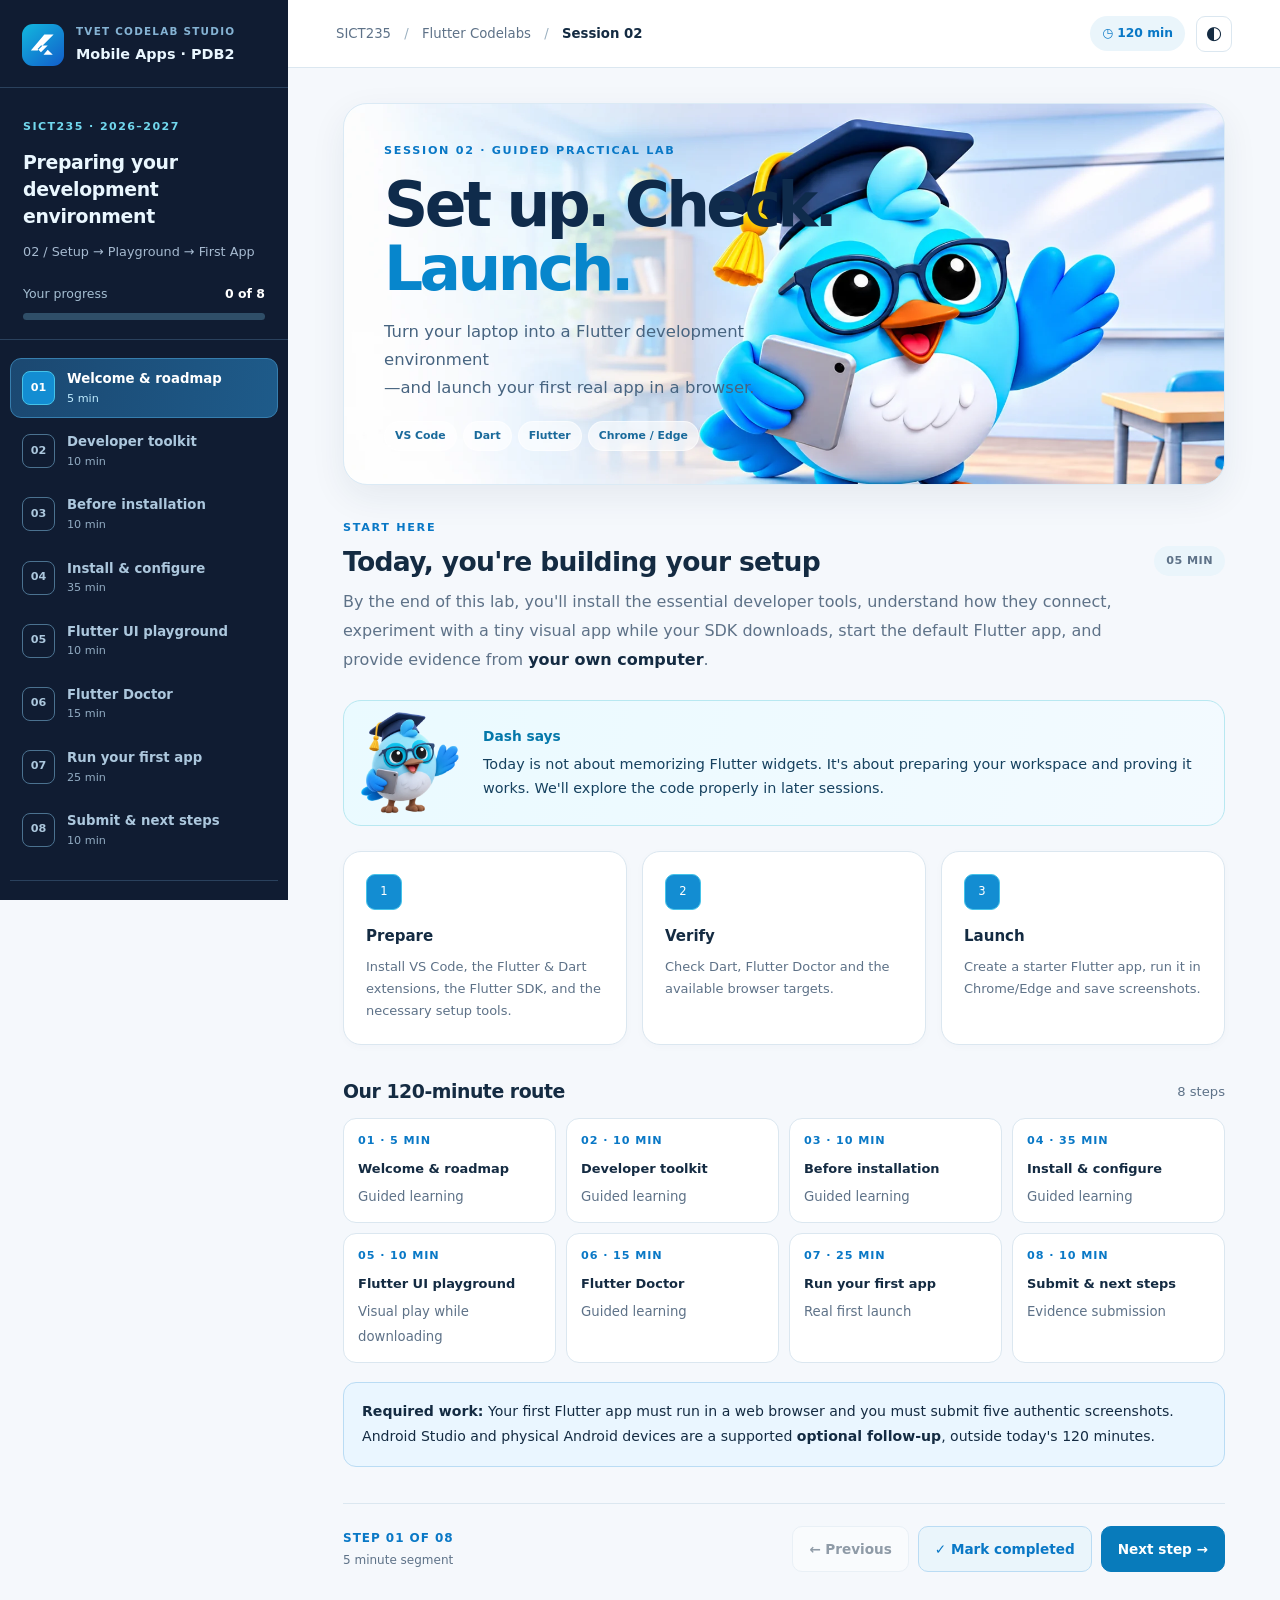
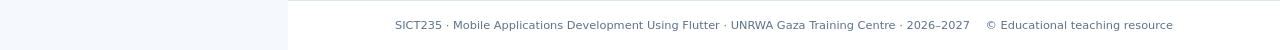
<file: index.html>
<!DOCTYPE html>
<html lang="en">

<head>
  <meta charset="utf-8">
  <meta name="viewport" content="width=device-width, initial-scale=1">
  <meta name="theme-color" content="#101c32">
  <meta name="description"
    content="SICT235 interactive Flutter Codelab 02: install VS Code and Flutter, explore a visual UI playground while Flutter downloads, run a Flutter app on the web, and submit evidence.">
  <title>Codelab 02 · Prepare, Verify & Run Your First Flutter App | SICT235</title>
  <link rel="icon" href="images/favicon.svg" type="image/svg+xml">
  <link rel="stylesheet" href="css/style.css?v=20261107d">
  <script defer src="js/app.js?v=20261107d"></script>
</head>

<body>
  <a class="skip-link" href="#content">Skip to lesson</a>
  <div class="app-shell">
    <div class="mobile-scrim" id="scrim" hidden></div>
    <aside class="sidebar" id="sidebar" aria-label="Lesson navigation">
      <div class="brand">
        <div class="brand-icon" aria-hidden="true"><svg viewBox="0 0 32 32" width="27" height="27">
            <path d="M17 3H28L9 22H1L17 3ZM13 24l8-8h-8l-4 4 4 4Zm3 3h11l-6-6-5 6Z" fill="currentColor" />
          </svg></div>
        <div><span class="brand-label">TVET CODELAB STUDIO</span><strong>Mobile Apps · PDB2</strong></div>
        <button class="icon-button sidebar-close" id="sidebarClose" aria-label="Close navigation"
          type="button">×</button>
      </div>
      <div class="sidebar-course"><span class="course-code">SICT235 · 2026–2027</span>
        <h2>Preparing your<br>development environment</h2>
        <p>02 / Setup → Playground → First App</p>
        <div class="progress-summary"><span>Your progress</span><strong id="progressLabel">0 of 8</strong></div>
        <div class="progress-track" role="progressbar" aria-label="Lesson progress" aria-valuemin="0"
          aria-valuemax="100" aria-valuenow="0" id="progressbar">
          <div id="progressFill"></div>
        </div>
      </div>
      <nav aria-label="Codelab sections">
        <ol class="step-nav" id="stepList">
          <li><button class="step-link active" data-step="0" aria-current="step"><span
                class="step-number">01</span><span class="step-nav-text">Welcome & roadmap<small>5
                  min</small></span><span class="step-check" aria-hidden="true">✓</span></button></li>
          <li><button class="step-link" data-step="1"><span class="step-number">02</span><span
                class="step-nav-text">Developer toolkit<small>10 min</small></span><span class="step-check"
                aria-hidden="true">✓</span></button></li>
          <li><button class="step-link" data-step="2"><span class="step-number">03</span><span
                class="step-nav-text">Before installation<small>10 min</small></span><span class="step-check"
                aria-hidden="true">✓</span></button></li>
          <li><button class="step-link" data-step="3"><span class="step-number">04</span><span
                class="step-nav-text">Install & configure<small>35 min</small></span><span class="step-check"
                aria-hidden="true">✓</span></button></li>
          <li><button class="step-link" data-step="4"><span class="step-number">05</span><span
                class="step-nav-text">Flutter UI playground<small>10 min</small></span><span class="step-check"
                aria-hidden="true">✓</span></button></li>
          <li><button class="step-link" data-step="5"><span class="step-number">06</span><span
                class="step-nav-text">Flutter Doctor<small>15 min</small></span><span class="step-check"
                aria-hidden="true">✓</span></button></li>
          <li><button class="step-link" data-step="6"><span class="step-number">07</span><span class="step-nav-text">Run
                your first app<small>25 min</small></span><span class="step-check" aria-hidden="true">✓</span></button>
          </li>
          <li><button class="step-link" data-step="7"><span class="step-number">08</span><span
                class="step-nav-text">Submit & next steps<small>10 min</small></span><span class="step-check"
                aria-hidden="true">✓</span></button></li>
        </ol>
      </nav>
      <div class="sidebar-extras"><span class="nav-heading">LEARNING EXTRAS</span>
        <button class="extra-link" data-step="android"><span aria-hidden="true">▤</span> Android & Xiaomi phone <span
            class="extra-label">Optional</span></button>
        <a class="extra-link" href="sources.html"><span aria-hidden="true">↗</span> Sources & references</a>
        <a class="extra-link" href="resources/setup-checklist.html"><span aria-hidden="true">▧</span> Print-friendly
          checklist</a>
      </div>
      <div class="sidebar-foot">UNRWA Gaza Training Centre<br>Programming & Databases · TVET L2</div>
    </aside>

    <div class="workspace">
      <header class="topbar"><button class="icon-button menu-toggle" id="menuToggle" aria-label="Open navigation"
          type="button">☰</button>
        <div class="breadcrumbs">SICT235 <span>/</span> Flutter Codelabs <span>/</span> <b>Session 02</b></div>
        <div class="top-actions"><span class="time-chip">◷ 120 min</span><button id="themeToggle" class="icon-button"
            aria-label="Toggle light or dark mode" title="Toggle light/dark">◐</button></div>
      </header>
      <main id="content" tabindex="-1" class="main-content">
        <section class="lesson active" data-panel="0" aria-labelledby="s01-title">
          <div class="hero">
            <div class="hero-copy"><span class="eyebrow">SESSION 02 · GUIDED PRACTICAL LAB</span>
              <h1 id="s01-title">Set up. Check.<br><em>Launch.</em></h1>
              <p>Turn your laptop into a Flutter development environment
                <br>—and launch your first real app in a browser.
              </p>
              <div class="hero-tags"><span>VS Code</span><span>Dart</span><span>Flutter</span><span>Chrome / Edge</span>
              </div>
            </div>
          </div>
          <div class="intro-line">
            <div><span class="overline">START HERE</span>
              <h2>Today, you're building your setup</h2>
            </div><span class="duration">05 MIN</span>
          </div>
          <p class="lead">By the end of this lab, you'll install the essential developer tools, understand how they
            connect, experiment with a tiny visual app while your SDK downloads, start the default Flutter app, and
            provide evidence from <strong>your own computer</strong>.</p>
          <div class="teacher-note"><img src="images/dash-teacher.webp"
              alt="Blue Dash owl wearing a graduation cap and waving">
            <div><strong>Dash says</strong>
              <p>Today is not about memorizing Flutter widgets. It's about preparing your workspace and proving it
                works. We'll explore the code properly in later sessions.</p>
            </div>
          </div>
          <div class="three-col">
            <div class="mini-card">
              <span class="mini-icon">1</span><strong>Prepare</strong>
              <p>Install VS Code, the Flutter & Dart extensions, the Flutter SDK, and the necessary setup tools.</p>
            </div>
            <div class="mini-card">
              <span class="mini-icon">2</span><strong>Verify</strong>
              <p>Check Dart, Flutter Doctor and the available browser targets.</p>
            </div>
            <div class="mini-card">
              <span class="mini-icon">3</span><strong>Launch</strong>
              <p>Create a starter Flutter app, run it in Chrome/Edge and save screenshots.</p>
            </div>
          </div>
          <div class="section-heading">
            <h3>Our 120-minute route</h3><span>8 steps</span>
          </div>
          <div class="timeline-grid" id="timeline"></div>
          <div class="notice info"><strong>Required work:</strong> Your first Flutter app must run in a web browser and
            you must submit five authentic screenshots. Android Studio and physical Android devices are a supported
            <strong>optional follow-up</strong>, outside today's 120 minutes.
          </div>
        </section>

        <section class="lesson" data-panel="1" aria-labelledby="s02-title" hidden>
          <div class="section-top"><span class="overline">STEP 02 · CONCEPTS</span><span class="duration">10 MIN</span>
          </div>
          <h1 id="s02-title">Meet your developer toolkit</h1>
          <p class="lead">You are assembling several tools. They work <strong>together</strong>, but each has a
            different job. <br>Learn their roles before clicking Install.</p>
          <figure class="diagram"><img src="images/toolchain-targets.svg"
              alt="A basic web-development workflow from VS Code through the Flutter SDK and Dart SDK to a Flutter app in Chrome or Edge. Other targets, such as Android and iOS, require additional platform-specific tools.">
            <figcaption>We start with <strong>web</strong> because it needs only Chrome or Edge beyond the Flutter
              setup, which means no seperate sdk is needed. Other targets require extra tools: <strong>Android
                SDK</strong> for Android, <strong>Xcode on a
                Mac</strong> for iOS, or platform-specific desktop build tools. The comparison just below explains each
              option.</figcaption>
          </figure>
          <div class="concept-block"><span class="overline">IMPORTANT DISTINCTION · HOST VS TARGET</span>
            <h2>One codebase, different target toolchains</h2>
            <p><strong>Host OS</strong> means the operating system on your development laptop. <strong>Target
                platform</strong> means where the finished app will run. Flutter supplies the shared framework, but
              building for some targets needs their own platform SDK/compiler.</p>
            <figure class="diagram"><img src="images/target-platforms.svg"
                alt="Flutter on the development computer can target the web with Chrome/Edge only, Android with Android SDK, Windows desktop with Visual Studio C++ tools, or iOS with macOS and Xcode">
              <figcaption>Concept diagram · These are examples of additional target-specific toolchains, not four things
                to install now.</figcaption>
            </figure>
            <div class="platform-choices">
              <div><strong>Web · today's route</strong><span>Chrome / Edge; no separate web or Android SDK is
                  required.</span></div>
              <div><strong>Android · optional extension</strong><span>Android SDK and platform tools, commonly installed
                  with Android Studio; physical phone or emulator.</span></div>
              <div><strong>Windows desktop</strong><span>Visual Studio (not VS Code) with the C++ desktop
                  workload.</span></div>
              <div><strong>iOS</strong><span>Apple computer with Xcode and iOS tooling.</span></div>
            </div>
            <p class="expected"><strong>Example:</strong> You can develop on <strong>Windows 11</strong> and run your
              Flutter app in <strong>Chrome</strong> without installing Android Studio. If you later choose a
              <strong>Xiaomi Android phone</strong> as the target, install and configure the <strong>Android
                SDK</strong> first. We'll walk through that in the optional Android guide.
            </p>
          </div>
          <div class="tool-grid">
            <div class="tool-card"><span class="tool-mark vs">VS</span>
              <div>
                <h3>VS Code <small>Main editor</small></h3>
                <p>The workspace where you open projects, write code, use extensions and start debugging.</p>
              </div>
            </div>
            <div class="tool-card"><span class="tool-mark flutter">F</span>
              <div>
                <h3>Flutter SDK <small>Required</small></h3>
                <p>The framework and command-line tools used to create, build and run Flutter apps.</p>
              </div>
            </div>
            <div class="tool-card"><span class="tool-mark dart">D</span>
              <div>
                <h3>Dart SDK <small>Included with Flutter</small></h3>
                <p>The Dart compiler and tools. You normally <strong>do not</strong> install a separate Dart SDK for
                  Flutter.</p>
              </div>
            </div>
            <div class="tool-card"><span class="tool-mark git">G</span>
              <div>
                <h3>Git <small>Required for this install path</small></h3>
                <p>A supporting tool Flutter uses for SDK downloads, version control and updates. You do not need to
                  learn Git commands today—we will simply install it and check its version.</p>
              </div>
            </div>
            <div class="tool-card"><span class="tool-mark ext">+</span>
              <div>
                <h3>Flutter & Dart extensions <small>Required in VS Code</small></h3>
                <p>Make VS Code understand Flutter/Dart commands, syntax, debugging and project tools.</p>
              </div>
            </div>
            <div class="tool-card"><span class="tool-mark chrome">◎</span>
              <div>
                <h3>Chrome / Edge <small>Required web target</small></h3>
                <p>Runs the app while you develop. No Android emulator is needed for the web route.</p>
              </div>
            </div>
          </div>
          <div class="activity">
            <div class="activity-header"><span class="activity-icon">?</span>
              <div>
                <h3>Quick check: who does what?</h3>
                <p>Choose the right tool for each job. Answering is for practice, not a grade.</p>
              </div>
            </div>
            <div class="quiz" data-quiz="tool">
              <p class="question">Which tool installs Flutter's language support into VS Code?</p>
              <div class="answer-row"><button data-answer="incorrect">Chrome</button><button
                  data-answer="correct">Flutter extension (which brings Dart)</button><button
                  data-answer="incorrect">Android emulator</button></div>
              <p class="feedback" aria-live="polite"></p>
            </div>
          </div>
          <div class="notice subtle"><strong>Remember:</strong> VS Code is an editor. Flutter is an SDK. Dart is the
            language. A browser (or later an Android phone) is where your app runs.</div>
        </section>

        <section class="lesson" data-panel="2" aria-labelledby="s03-title" hidden>
          <div class="section-top"><span class="overline">STEP 03 · PRE-FLIGHT CHECK</span><span class="duration">10
              MIN</span></div>
          <h1 id="s03-title">Before installing anything</h1>
          <p class="lead">Preparing the basics now avoids common setup problems later. The instructions mainly follow
            <strong>Windows 11</strong>; other OSs have separate tabs in Flutter's official install guide.
          </p>
          <div class="task-card">
            <div class="task-label">Goal</div>
            <h3>Check that your laptop is ready</h3>
            <ol class="instruction-list">
              <li><strong>Confirm your system:</strong> Windows 11 (or another currently supported OS). Use
                <kbd>Win</kbd> + <kbd>I</kbd> → <em>System → About</em> to check system type and memory.
              </li>
              <li><strong>Check available storage:</strong> installation and project caches take space. Prefer an SSD,
                free several gigabytes, and avoid a nearly full system drive.</li>
              <li><strong>Check internet:</strong> Git, VS Code, Flutter and some dependencies require downloads.
                Download at a stable time and keep power connected.</li>
              <li><strong>Confirm a web browser:</strong> install Chrome or Edge if necessary. Android Studio, emulators
                and phones are <strong>not required</strong> for the core web setup.</li>
              <li><strong>Check Git:</strong> open PowerShell or VS Code's terminal and run the command below.</li>
            </ol>
            <div class="command">
              <div class="command-bar"><span>PowerShell · check Git</span><button class="copy-btn"
                  data-copy="git --version" type="button">Copy</button></div>
              <pre><code>git --version</code></pre>
            </div>
            <p class="expected"><strong>Expected:</strong> a Git version number, such as <code>git version x.y.z</code>.
              The numbers will vary. If the command is not recognized, install Git and reopen the terminal.</p>
            <div class="link-row"><a href="https://git-scm.com/downloads/win" target="_blank" rel="noopener">Official
                Git for Windows ↗</a><a href="https://code.visualstudio.com/download" target="_blank"
                rel="noopener">Official VS Code download ↗</a><a href="https://docs.flutter.dev/install/with-vs-code"
                target="_blank" rel="noopener">Flutter installation guide ↗</a></div>
          </div>
          <div class="two-col">
            <div class="card"><span class="card-caption">RESOURCE NOTE</span>
              <h3>What counts as a requirement?</h3>
              <p>The textbook recommends comfortable hardware, including 8 GB+ RAM, an SSD and ample storage. These are
                <strong>practical recommendations</strong>, not universal minimums for web-only Flutter work.
              </p>
              <p>Do not spend time installing a heavy emulator on an ordinary laptop today.</p>
            </div>
            <div class="card"><span class="card-caption">FOR INTERRUPTED INTERNET</span>
              <h3>Plan your downloads</h3>
              <p>Save this Codelab locally or use its text checklist. Try the on-page mini app playground even without
                internet, and finish large downloads after class. The playground is a visual simulation, not a Dart
                compiler.</p>
            </div>
          </div>
          <div class="notice warning"><strong>Safe setup:</strong> download SDKs and drivers from official providers
            only. Do not disable Windows security controls or use unknown third-party “Flutter installers.”</div>
        </section>

        <section class="lesson" data-panel="3" aria-labelledby="s04-title" hidden>
          <div class="section-top"><span class="overline">STEP 04 · PRACTICAL SETUP</span><span class="duration">35
              MIN</span></div>
          <h1 id="s04-title">Install VS Code + Flutter</h1>
          <p class="lead">There are <strong>two legitimate ways</strong> to get the Flutter SDK: let VS Code download it
            (recommended), or download the stable SDK ZIP manually and extract it. <strong>Choose one route, not
              both.</strong> Both end in the same Flutter SDK folder and PATH configuration.</p>
          <div class="numbered"><span>01</span>
            <div>
              <h3>Install VS Code and open Extensions</h3>
              <p>Download VS Code from <a href="https://code.visualstudio.com/" target="_blank" rel="noopener">the
                  official site ↗</a>. Launch it and press <kbd>Ctrl</kbd> + <kbd>Shift</kbd> + <kbd>X</kbd> to open the
                Extensions view.</p>
            </div>
          </div>
          <div class="numbered"><span>02</span>
            <div>
              <h3>Install the Flutter extension</h3>
              <p>Search for <strong>Flutter</strong>, choose the extension published by <strong>Dart Code</strong>, and
                select <strong>Install</strong>. It also installs the Dart extension. Verify both show <strong>Installed
                  / Enabled</strong>.</p>
              <figure class="diagram"><img src="images/vs-code-extensions.svg"
                  alt="Illustrative VS Code Extensions screen showing Flutter and Dart as installed">
                <figcaption>Original illustrative UI—not an actual screenshot of your machine. Take your own image for
                  submission.</figcaption>
              </figure>
              <div class="checkpoint"><strong>Evidence 01</strong><span>Capture the Extensions view showing Flutter and
                  Dart installed: <code>01-vscode-extensions.png</code>.</span></div>
            </div>
          </div>
          <div class="section-heading">
            <h3 id="space1">Choose ONE installation route</h3><span>Both are supported</span>
          </div>
          <div class="install-choice-grid"><a href="#method-vscode" class="method-choice" data-jump="space1"><b>A
                · Recommended</b><span>Download through VS Code</span></a><a href="#method-manual" class="method-choice"
              data-jump="space2"><b>B · Alternative</b><span>Download and extract the Flutter ZIP</span></a>
          </div>
          <div class="numbered" id="method-vscode"><span>03A</span>
            <div>
              <h3>Route A — Let VS Code fetch the SDK</h3>
              <ol class="instruction-list">
                <li>Press <kbd>Ctrl</kbd> + <kbd>Shift</kbd> + <kbd>P</kbd> to open the <strong>Command
                    Palette</strong>.</li>
                <li>Type <code>Flutter: New Project</code> and select it.</li>
                <li>If prompted that no Flutter SDK is installed, choose <strong>Download SDK</strong>.</li>
                <li>Choose a writable <strong>parent folder</strong> where the SDK will be cloned; for example
                  <code>C:\src</code> if you have permission. Choose <strong>Clone Flutter</strong>.
                </li>
                <li>Allow the download and extraction to finish. Avoid folders requiring administrator-only write
                  access.</li>
                <li>When asked, choose <strong>Add SDK to PATH</strong>; close and reopen terminals and restart VS Code.
                </li>
              </ol>
              <p class="expected"><strong>Important:</strong> This session's *first project* is created in Step 07,
                after verification. If VS Code continues to a project-creation prompt at this point, you may cancel it
                and return later.</p>
            </div>
          </div>
          <div class="play-download-invite" id="space2">
            <div><strong>⏳ Flutter still downloading? Make the waiting time fun!</strong>
              <p>Leave your VS Code download running and explore a tiny app without programming. You can return to this
                installation step afterward.</p>
            </div><button type="button" id="playFromInstall" class="btn playful">✦ Play while downloading →</button>
          </div>
          <div class="numbered" id="method-manual"><span>03B</span>
            <div>
              <h3>Route B — Download and extract Flutter manually</h3>
              <p>This is a valid alternative when you already have an official SDK archive or want direct control of
                where it is stored. Install the <strong>stable Windows SDK ZIP</strong> for your machine architecture;
                don't download a Dart SDK separately.</p>
              <ol class="instruction-list">
                <li>Open the <a href="https://docs.flutter.dev/install/manual" target="_blank" rel="noopener">official
                    manual-install guide ↗</a> and select <strong>Windows</strong>. Download the <strong>latest stable
                    Flutter SDK ZIP</strong> from the official link. File names change with Flutter releases.</li>
                <li>Open File Explorer and create <code>%USERPROFILE%\develop</code> (for example
                  <code>C:\Users\Student\develop</code>). Avoid <code>Program Files</code>, folders requiring
                  administrator access, spaces/special characters, or cloud-synced locations for the SDK.
                </li>
                <li>Open <strong>Downloads</strong>, right-click the Flutter ZIP and choose <strong>Extract
                    All</strong>. Extract into your <code>develop</code> folder, not into an additional nested
                  <code>flutter\flutter</code> folder.
                </li>
                <li>Open <code>develop\flutter</code>. Check that it contains a folder called <code>bin</code>. The full
                  intended location is <code>%USERPROFILE%\develop\flutter\bin</code>.</li>
                <li>Follow the next <strong>PATH walkthrough</strong>, then reopen VS Code. If VS Code asks for the
                  Flutter SDK location, choose <strong>Locate SDK</strong> (or use <strong>Flutter: Change SDK</strong>)
                  and select the main <code>flutter</code> folder, <em>not</em> <code>bin</code>.</li>
              </ol>
              <div class="checkpoint"><strong>Check</strong><span>With either route, you must end up with
                  <code>flutter\bin\flutter.bat</code>. Do not install both copies unless you deliberately manage
                  multiple SDK versions.</span></div>
            </div>
          </div>
          <div class="numbered" id="method-path"><span>04</span>
            <div>
              <h3>Understand PATH—and add it yourself if needed</h3>
              <p><strong>PATH</strong> is a list of folders your terminal searches when you type commands. Including
                Flutter's <code>bin</code> folder makes the <code>flutter</code> and bundled <code>dart</code> commands
                available in a new terminal.</p>
              <figure class="diagram"><img src="images/path-explained.svg"
                  alt="The terminal searches PATH entries and finds the Flutter SDK bin folder">
                <figcaption>Original diagram: terminal → PATH folder list → Flutter executable.</figcaption>
              </figure>
              <div class="windows-walkthrough">
                <h4>Windows 11 — add Flutter to your user PATH</h4>
                <ol class="instruction-list">
                  <li>Press the <kbd>Windows</kbd> key and search for <strong>environment variables</strong>. Open
                    <strong>Edit environment variables for your account</strong>. Or go to <strong>System → About →
                      Advanced system settings → Environment Variables</strong>.
                  </li>
                  <li>Under <strong>User variables</strong> (not System variables), select <strong>Path</strong> and
                    click <strong>Edit</strong>.</li>
                  <li>Click <strong>New</strong>. Enter <code>%USERPROFILE%\develop\flutter\bin</code> <em>only if that
                      is where your SDK is installed</em>. For another location, use its actual <code>flutter\bin</code>
                    path.</li>
                  <li>Select the entry you added and move it toward the top. Click <strong>OK</strong> on all open
                    dialogs to save.</li>
                  <li><strong>Close all terminals and restart VS Code.</strong> Open a fresh terminal and run
                    <code>flutter --version</code> and <code>dart --version</code>.
                  </li>
                </ol>
                <figure class="diagram"><img src="images/windows-path-guide.svg"
                    alt="Three original illustrative Windows screens: search for environment variables, edit the user Path, then add the Flutter SDK bin folder">
                  <figcaption>Original annotated Windows 11-style illustration (not a captured OS screenshot). Labels
                    and menu positions may vary by system version.</figcaption>
                </figure>
                <div class="command">
                  <div class="command-bar"><span>New PowerShell / VS Code terminal · verification</span><button
                      type="button" class="copy-btn" data-copy="flutter --version&#10;dart --version">Copy</button>
                  </div>
                  <pre><code>flutter --version
dart --version</code></pre>
                </div>
                <div class="notice warning"><strong>Important:</strong> Never delete existing Path entries. Add the
                  <em>Flutter SDK's bin</em> folder, not the projects folder, the ZIP file or just the parent
                  <code>develop</code> directory. If using VS Code's automatic <strong>Add SDK to PATH</strong>, don't
                  add the same path twice.
                </div>
              </div>
              <p class="expected"><strong>If not recognized:</strong> first restart VS Code and every terminal. Then
                revisit the SDK PATH step in the official troubleshooting guide; do not copy a stranger's SDK location
                verbatim.</p>
            </div>
          </div>
          <div class="teacher-note compact"><img src="images/dash-teacher.webp" alt="Dash the Flutter teacher">
            <div><strong>Dash tip</strong>
              <p>The <strong>Flutter SDK already contains Dart</strong>. Seeing the Flutter and Dart extensions in VS
                Code is not the same as having the actual Flutter SDK installed—that is why we verify next.</p>
            </div>
          </div>
          <div class="notice info"><strong>Stable channel:</strong> Use the default stable Flutter release for learning.
            Avoid switching to beta or development channels just to try a new feature.</div>
        </section>

        <section class="lesson" data-panel="4" aria-labelledby="s05-title" hidden>
          <div class="section-top"><span class="overline">STEP 05 · WHILE YOUR SDK DOWNLOADS</span><span
              class="duration">10 MIN</span></div>
          <h1 id="s05-title">From Visual Play to Real Flutter Code</h1>
          <p class="lead">Downloads can take a while. Instead of staring at a progress bar, explore a small
            app visually. Then take a look behind the screen:
            edit real Flutter source code, press Run, and
            discover how your changes affect an application.
            <strong>No previous Flutter knowledge is required.</strong>
          </p>
          <div class="teacher-note compact"><img src="images/dash-teacher.webp" alt="Dash the Flutter teacher">
            <div><strong>Dash says</strong>
              <p>Try changing the colors, greeting and icon, then tap the little app. These are the kinds of
                interactions you'll create with <strong>real Flutter widgets</strong> later!</p>
            </div>
          </div>
          <div class="notice info play-disclaimer"><strong>Visual playground:</strong>
            <strong>Explore first. Code next!</strong>
            <p>
              Play with the mini-app below, then experiment with
              real Flutter code in DartPad. In Step 07, you'll
              create and run your first app in VS Code.
            </p>
          </div>
          <div class="playground-toolbar"><span><span class="play-pulse" aria-hidden="true"></span> Your Flutter
              download can continue in VS Code while you play here.</span><button type="button"
              class="btn secondary small" id="returnInstallTop">← Back to installation</button></div>
          <div class="playground-layout">
            <div class="playground-controls">
              <div class="play-control-heading"><span>01 · PERSONALIZE</span>
                <h2>Make it your own</h2>
                <p>Every change updates the little app on the right.</p>
              </div>
              <label class="play-field" for="playGreetingInput">Welcome message <small>Type something
                  friendly!</small><input id="playGreetingInput" type="text" maxlength="40"
                  value="Hello, Flutter explorer!" placeholder="Hello, Flutter explorer!" autocomplete="off"></label>
              <fieldset class="play-fieldset">
                <legend>Choose your app color</legend>
                <div class="play-swatches" role="group" aria-label="App color">
                  <button class="play-swatch" type="button" data-play-color="blue" style="--swatch:#087bbb"
                    aria-label="Ocean blue" title="Ocean blue" aria-pressed="true"><span
                      aria-hidden="true">✓</span></button>
                  <button class="play-swatch" type="button" data-play-color="purple" style="--swatch:#7059d6"
                    aria-label="Creative purple" title="Creative purple" aria-pressed="false"><span
                      aria-hidden="true">✓</span></button>
                  <button class="play-swatch" type="button" data-play-color="coral" style="--swatch:#bd4960"
                    aria-label="Warm coral" title="Warm coral" aria-pressed="false"><span
                      aria-hidden="true">✓</span></button>
                  <button class="play-swatch" type="button" data-play-color="green" style="--swatch:#158c7a"
                    aria-label="Fresh green" title="Fresh green" aria-pressed="false"><span
                      aria-hidden="true">✓</span></button>
                </div><small class="play-hint">Tap any color circle to repaint your mini app.</small>
              </fieldset>
              <fieldset class="play-fieldset">
                <legend>Choose a fun picture</legend>
                <div class="play-icon-picker" role="group" aria-label="Main picture">
                  <button type="button" data-play-icon="🚀" aria-label="Rocket" aria-pressed="true">🚀</button>
                  <button type="button" data-play-icon="🎨" aria-label="Artist palette" aria-pressed="false">🎨</button>
                  <button type="button" data-play-icon="📚" aria-label="Books" aria-pressed="false">📚</button>
                  <button type="button" data-play-icon="🌿" aria-label="Plant" aria-pressed="false">🌿</button>
                </div>
              </fieldset>
              <label class="play-theme-switch"><input id="playDarkToggle" type="checkbox"><span>Try dark
                  mode</span><span class="play-switch-track" aria-hidden="true"></span></label>
              <div class="play-quick-actions"><button id="playSurprise" type="button" class="btn primary">✦ Surprise
                  me!</button><button id="playReset" type="button" class="btn ghost">↺ Start over</button></div>
            </div>
            <div class="playground-preview">
              <div class="play-preview-caption"><span>LIVE VISUAL PREVIEW</span><span class="play-caption-pill">No SDK
                  needed</span></div>
              <div class="play-phone-wrap">
                <div class="play-phone" id="playPhone" data-preview-theme="light">
                  <div class="play-phone-status"><span>9:41</span><span aria-hidden="true">●◕ ▰</span></div>
                  <div class="play-appbar"><span class="play-appbar-mark" aria-hidden="true">✦</span><strong>My first
                      mini app</strong><span aria-hidden="true">⋮</span></div>
                  <div class="play-phone-content">
                    <div class="play-art-circle"><span id="playAvatar" aria-hidden="true">🚀</span></div><span
                      class="play-eyebrow">MY FIRST DESIGN</span>
                    <h3 id="playGreeting">Hello, Flutter explorer!</h3>
                    <p>Every great app starts with an idea. Make this screen yours!</p>
                    <div class="play-app-actions"><button id="playHeart" type="button" class="play-heart"
                        aria-pressed="false" aria-label="Like this mini app"><span id="playHeartIcon"
                          aria-hidden="true">♡</span> Like <span id="playHeartCount">0</span></button><button
                        id="playTap" type="button" class="play-tap">Tap me ✨</button></div>
                    <p id="playTapMessage" class="play-tap-message" role="status" aria-live="polite">Give the buttons a
                      try!</p>
                  </div>
                  <div class="play-phone-tabs" aria-hidden="true">
                    <span>⌂<small>Home</small></span><span>✦<small>Explore</small></span><span>☺<small>Me</small></span>
                  </div>
                </div>
              </div>
              <div class="play-live-status" id="playLiveStatus" role="status" aria-live="polite">Try a color to start
                your design!</div>
            </div>
          </div>
          <div class="activity play-challenges">
            <div class="activity-header"><span class="activity-icon">✦</span>
              <div>
                <h3>Three tiny challenges</h3>
                <p>Try these in any order. You don't need to write a single line of code.</p>
              </div>
            </div>
            <div class="play-challenge-list">
              <div><span>01</span> Change the app to <strong>purple</strong>.</div>
              <div><span>02</span> Write your own welcome message and choose an icon.</div>
              <div><span>03</span> Tap <strong>Like</strong> and <strong>Tap me</strong>. What changes?</div>
            </div>
            <div class="notice subtle"><strong>Behind the scenes:</strong> In a real Flutter app, developers use widgets
              to build screens and code to respond to taps. We'll learn these ideas step by step after your environment
              is ready.</div>
          </div>
          <section class="real-code-bridge" aria-labelledby="focusboard-title">

            <span class="overline">
              02 · BEHIND THE SCREEN
            </span>

            <h2 id="focusboard-title">
              Now Experiment with Real Flutter
            </h2>

            <p>
              You have explored an app using visual controls.
              Now discover how developers make changes
              through code.
            </p>

            <div class="notice info">
              <strong>Experiment, don't memorize.</strong>
              You are not expected to understand every line.
              Start with simple values, make one change,
              and press Run to observe the result.
            </div>

            <div class="dartpad-workspace">

              <div class="dartpad-header">
                <div>
                  <strong>FocusBoard · Flutter Code Lab</strong>
                  <p>Edit the source code and run the real app.</p>
                </div>

                <button type="button" id="loadFocusBoard" class="btn primary">
                  ▶ Load Flutter Editor
                </button>
              </div>

              <iframe id="focusBoardFrame" class="dartpad-iframe" title="Real Flutter editor and application preview"
                data-src="https://dartpad.dev/?id=079ce87b6baf678fa4f572f53c290364&amp;embed=true&amp;run=false"
                loading="lazy" hidden>
              </iframe>

              <p class="dartpad-fallback">
                Having trouble loading the editor?
                <a href="https://dartpad.dev/?id=079ce87b6baf678fa4f572f53c290364" target="_blank"
                  rel="noopener noreferrer">
                  Open the example in DartPad
                </a>
              </p>

            </div>


            <div class="real-code-challenges">

              <h2>Try It Yourself · Real Flutter Code Experiments</h2>

              <p>
                You've explored an app visually. Now discover how developers
                create and change real Flutter applications through code.
                You don't need to understand every line yet.
              </p>

              <div class="notice info">
                <strong>How to experiment</strong>
                <p>
                  Find the indicated code in DartPad, make one change at a
                  time, press <strong>Run</strong>, and compare the result
                  with your prediction.
                </p>
              </div>

              <!-- LEVEL 00 -->

              <div class="task-card">
                <span class="task-label">LEVEL 00 · GET STARTED</span>
                <h3>Run Your First Real Flutter Example</h3>

                <p>
                  Before changing anything, explore the FocusBoard application
                  and understand what it currently does.
                </p>

                <ol class="instruction-list">
                  <li>Open the FocusBoard code in the embedded DartPad.</li>
                  <li>Press <strong>Run</strong>.</li>
                  <li>Explore the dashboard, focus card, and task list.</li>
                  <li>
                    Press <strong>Complete next task</strong> repeatedly
                    and observe the progress indicator.
                  </li>
                  <li>
                    Return to the code editor and find the section labeled
                    <code>EXPERIMENT ZONE</code>.
                  </li>
                </ol>

                <p class="expected">
                  <strong>Checkpoint:</strong>
                  The app runs, displays three tasks, and updates its
                  progress when you complete them.
                </p>
              </div>

              <!-- LEVEL 01 -->

              <div class="task-card">
                <span class="task-label">LEVEL 01 · EASY</span>
                <h3>Personalize the Content</h3>

                <p>
                  Start with the simplest possible change: modifying
                  the information displayed by the application.
                </p>

                <ol class="instruction-list">
                  <li>
                    Find the <code>EXPERIMENT ZONE</code> near
                    the beginning of the source code.
                  </li>
                  <li>Locate these two declarations:</li>
                </ol>

                <div class="command">
                  <div class="command-bar">
                    <span>Dart · Content variables</span>
                    <button type="button" class="copy-btn"
                      data-copy="const studentName = 'Alex';&#10;const focusMessage = 'Make your next 45 minutes count.';">
                      Copy
                    </button>
                  </div>
                  <pre><code class="language-dart"><span class="tok-key">const</span> studentName = <span class="tok-str">'Alex'</span>;
<span class="tok-key">const</span> focusMessage = <span class="tok-str">'Make your next 45 minutes count.'</span>;</code></pre>
                </div>

                <ol class="instruction-list" start="3">
                  <li>
                    Replace <code>Alex</code> with your own name.
                  </li>
                  <li>
                    Write your own focus message, such as
                    <em>Build something useful today.</em>
                  </li>
                  <li>
                    Keep the quotation marks and semicolons.
                  </li>
                  <li>Press <strong>Run</strong>.</li>
                </ol>

                <p class="expected">
                  <strong>Checkpoint:</strong>
                  Your name appears in the welcome message,
                  and the focus card displays your new text.
                </p>

                <div class="notice subtle">
                  <strong>Think about it:</strong>
                  Why could you change the content without modifying
                  the widgets that display it?
                </div>
              </div>

              <!-- LEVEL 02 -->

              <div class="task-card">
                <span class="task-label">LEVEL 02 · EASY TO INTERMEDIATE</span>
                <h3>Change the App's Visual Identity</h3>

                <p>
                  Applications often use shared colors and icons to create
                  a consistent visual identity. Experiment with both.
                </p>

                <ol class="instruction-list">
                  <li>
                    Find <code>brandColor</code> and
                    <code>brandIcon</code> in the Experiment Zone.
                  </li>
                  <li>
                    Replace their current values with:
                  </li>
                </ol>

                <div class="command">
                  <div class="command-bar">
                    <span>Dart · Appearance experiment</span>
                    <button type="button" class="copy-btn"
                      data-copy="const brandColor = Color(0xFF0F766E);&#10;const brandIcon = Icons.school_outlined;">
                      Copy
                    </button>
                  </div>
                  <pre><code class="language-dart"><span class="tok-key">const</span> brandColor = Color(0xFF0F766E);
<span class="tok-key">const</span> brandIcon = Icons.school_outlined;</code></pre>
                </div>

                <ol class="instruction-list" start="3">
                  <li>Press <strong>Run</strong>.</li>
                  <li>Observe the header icon, focus card, and task icons.</li>
                  <li>
                    Try another brand color:
                  </li>
                </ol>

                <div class="command">
                  <div class="command-bar">
                    <span>Dart · Alternative color</span>
                    <button type="button" class="copy-btn" data-copy="const brandColor = Color(0xFF7C3AED);">
                      Copy
                    </button>
                  </div>
                  <pre><code class="language-dart"><span class="tok-key">const</span> brandColor = Color(0xFF7C3AED);</code></pre>
                </div>

                <ol class="instruction-list" start="6">
                  <li>
                    Press <strong>Run</strong> again.
                  </li>
                  <li>
                    Try changing the icon to
                    <code>Icons.code_outlined</code>.
                  </li>
                </ol>

                <p class="expected">
                  <strong>Checkpoint:</strong>
                  Several visual elements update when the shared
                  brand color changes.
                </p>

                <div class="notice subtle">
                  <strong>Think about it:</strong>
                  Why is defining a shared color better than
                  repeating the same color value throughout the app?
                </div>
              </div>

              <!-- LEVEL 03 -->

              <div class="task-card">
                <span class="task-label">LEVEL 03 · INTERMEDIATE</span>
                <h3>Work with Real Application Data</h3>

                <p>
                  FocusBoard builds its task cards from a list of data.
                  You can change the number of cards without copying
                  the interface code.
                </p>

                <ol class="instruction-list">
                  <li>
                    Find the <code>tasks</code> list near the top.
                  </li>
                  <li>
                    Look at the existing task entries.
                    Each contains a title and estimated duration.
                  </li>
                  <li>
                    Add a fourth entry before the closing
                    <code>];</code>:
                  </li>
                </ol>

                <div class="command">
                  <div class="command-bar">
                    <span>Dart · Add another task</span>
                    <button type="button" class="copy-btn" data-copy="StudyTask('Review my Flutter notes', 15),">
                      Copy
                    </button>
                  </div>
                  <pre><code class="language-dart">StudyTask(<span class="tok-str">'Review my Flutter notes'</span>, 15),</code></pre>
                </div>

                <ol class="instruction-list" start="4">
                  <li>
                    Press <strong>Run</strong>.
                  </li>
                  <li>
                    Count the tasks displayed in the application.
                  </li>
                  <li>
                    Complete tasks and watch the progress indicator.
                  </li>
                  <li>
                    Modify the duration of one task and run again.
                  </li>
                  <li>
                    Add a fifth task using your own title and duration.
                  </li>
                </ol>

                <p class="expected">
                  <strong>Checkpoint:</strong>
                  The task list and progress counter automatically
                  reflect the new number of tasks.
                </p>

                <div class="notice subtle">
                  <strong>Think about it:</strong>
                  How did Flutter create additional task cards
                  without you writing another card widget?
                  What does this reveal about data-driven interfaces?
                </div>
              </div>

              <!-- LEVEL 04 -->

              <div class="task-card">
                <span class="task-label">LEVEL 04 · CHALLENGING</span>
                <h3>Modify Application Behavior</h3>

                <p>
                  So far, you have changed text, appearance, and data.
                  Now modify how the application responds to a user action.
                </p>

                <p>
                  <strong>The problem:</strong>
                  When every task is completed, the button becomes
                  disabled. A productivity app should allow the user
                  to restart the plan.
                </p>

                <ol class="instruction-list">
                  <li>
                    Run FocusBoard and complete every task.
                  </li>
                  <li>
                    Notice that the
                    <strong>Complete next task</strong> button
                    becomes disabled.
                  </li>
                  <li>
                    Find <code>FilledButton.icon</code>
                    near the bottom of the source code.
                  </li>
                  <li>
                    Examine its <code>onPressed</code> property.
                  </li>
                </ol>

                <div class="command">
                  <div class="command-bar">
                    <span>Dart · Existing button behavior</span>
                    <button type="button" class="copy-btn"
                      data-copy="onPressed: completed &lt; tasks.length&#10;    ? () {&#10;        setState(() {&#10;          completed++;&#10;        });&#10;      }&#10;    : null,">
                      Copy
                    </button>
                  </div>
                  <pre><code class="language-dart">onPressed: completed &lt; tasks.length
    ? () {
        setState(() {
          completed++;
        });
      }
    : <span class="tok-key">null</span>,</code></pre>
                </div>

                <h4>Your challenge</h4>

                <ol class="instruction-list">
                  <li>
                    Replace the current conditional <code>onPressed</code>
                    logic with a callback that always remains available.
                  </li>
                  <li>
                    Inside <code>setState()</code>, introduce an
                    <code>if / else</code> decision.
                  </li>
                  <li>
                    If unfinished tasks remain, increase
                    <code>completed</code> by one.
                  </li>
                  <li>
                    Otherwise, reset <code>completed</code>
                    to zero.
                  </li>
                  <li>
                    Change the button label to
                    <strong>Restart my plan</strong>
                    when all tasks have been completed.
                  </li>
                  <li>
                    Press <strong>Run</strong> and test the complete cycle.
                  </li>
                </ol>


                <details>
                  <summary>Need a hint? Show the solution</summary>

                  <p>
                    Replace the existing <code>FilledButton.icon</code>
                    with the following code:
                  </p>

                  <div class="command">
                    <div class="command-bar">
                      <span>Dart · Level 04 Solution</span>
                      <button type="button" class="copy-btn"
                        data-copy="FilledButton.icon(&#10;  onPressed: () {&#10;    setState(() {&#10;      if (completed &lt; tasks.length) {&#10;        completed++;&#10;      } else {&#10;        completed = 0;&#10;      }&#10;    });&#10;  },&#10;  icon: const Icon(Icons.check),&#10;  label: Text(&#10;    completed == tasks.length&#10;        ? 'Restart my plan'&#10;        : 'Complete next task',&#10;  ),&#10;),">
                        Copy
                      </button>
                    </div>

                    <pre><code class="language-dart">FilledButton.icon(
  onPressed: () {
    setState(() {
      <span class="tok-key">if</span> (completed &lt; tasks.length) {
        completed++;
      } <span class="tok-key">else</span> {
        completed = 0;
      }
    });
  },
  icon: <span class="tok-key">const</span> Icon(Icons.check),
  label: Text(
    completed == tasks.length
        ? <span class="tok-str">'Restart my plan'</span>
        : <span class="tok-str">'Complete next task'</span>,
  ),
),</code></pre>
                  </div>

                  <p>
                    <strong>Why it works:</strong>
                    <code>setState()</code> refreshes the interface.
                    The button completes tasks until the list is finished,
                    then resets <code>completed</code> to zero.
                  </p>

                  <p>
                    <strong>Test:</strong>
                    Complete all tasks, click
                    <strong>Restart my plan</strong>, and verify
                    that the progress bar resets.
                  </p>
                </details>

                <p class="expected">
                  <strong>Checkpoint:</strong>
                  After completing the final task, the button shows
                  <strong>Restart my plan</strong>.
                  Clicking it resets progress to zero, and the tasks
                  become unfinished again.
                </p>

                <div class="notice subtle">
                  <strong>Think about it:</strong>
                  What changed in the application state?
                  Why did the progress bar and task icons update
                  without recreating the app manually?
                </div>
              </div>

              <!-- LEVEL 05 -->

              <div class="task-card">
                <span class="task-label">LEVEL 05 · ADVANCED · AFTER LAB</span>
                <h3>Add a Calculated Dashboard Metric</h3>

                <p>
                  Real dashboards do more than display stored values.
                  They calculate useful information from application data.
                </p>

                <p>
                  <strong>Your mission:</strong>
                  Display the total study time remaining
                  for all unfinished tasks.
                </p>

                <ol class="instruction-list">
                  <li>
                    Examine the <code>tasks</code> list and the
                    <code>minutes</code> property of each task.
                  </li>
                  <li>
                    Examine <code>completed</code>.
                    This tells you how many tasks are finished.
                  </li>
                  <li>
                    Find the <code>build()</code> method
                    inside <code>_FocusBoardScreenState</code>.
                  </li>
                  <li>
                    Just before <code>return Scaffold(...)</code>,
                    introduce a variable to store the remaining minutes.
                    Start with this placeholder:
                  </li>
                </ol>

                <div class="command">
                  <div class="command-bar">
                    <span>Dart · Calculation starter</span>
                    <button type="button" class="copy-btn"
                      data-copy="// TODO: Calculate the duration of unfinished tasks.&#10;final remainingMinutes = 0;">
                      Copy
                    </button>
                  </div>
                  <pre><code class="language-dart">// TODO: Calculate the duration of unfinished tasks.
<span class="tok-key">final</span> remainingMinutes = 0;</code></pre>
                </div>

                <ol class="instruction-list" start="5">
                  <li>
                    Replace the temporary zero with a calculation
                    based on the unfinished tasks.
                  </li>
                  <li>
                    Inside the focus card's <code>Column</code>,
                    add a <code>Text</code> widget below the existing
                    progress information.
                  </li>
                  <li>
                    Use this display code:
                  </li>
                </ol>

                <div class="command">
                  <div class="command-bar">
                    <span>Dart · Display remaining time</span>
                    <button type="button" class="copy-btn"
                      data-copy="Text(&#10;  '$remainingMinutes minutes remaining',&#10;  style: const TextStyle(color: Colors.white),&#10;),">
                      Copy
                    </button>
                  </div>
                  <pre><code class="language-dart">Text(
  <span class="tok-str">'$remainingMinutes minutes remaining'</span>,
  style: <span class="tok-key">const</span> TextStyle(color: Colors.white),
),</code></pre>
                </div>

                <ol class="instruction-list" start="8">
                  <li>
                    Press <strong>Run</strong>.
                  </li>
                  <li>
                    Verify that the initial value equals the sum of
                    all task durations.
                  </li>
                  <li>
                    Complete a task and check whether the remaining
                    time decreases correctly.
                  </li>
                  <li>
                    Add another task and confirm that the calculation
                    still works without modifying its formula.
                  </li>
                </ol>


                <details>
                  <summary>Need a hint?</summary>
                  <p>
                    The completed tasks come first in the list.
                    Use <code>skip(completed)</code> to get the
                    unfinished tasks, then add their durations
                    using <code>fold()</code>.
                  </p>
                </details>

                <details>
                  <summary>Show solution · Level 05</summary>

                  <p>
                    <strong>Step 1:</strong> Inside the
                    <code>build()</code> method, before
                    <code>return Scaffold(...)</code>, add:
                  </p>

                  <div class="command">
                    <div class="command-bar">
                      <span>Dart · Calculate remaining time</span>
                      <button type="button" class="copy-btn"
                        data-copy="final remainingMinutes = tasks.skip(completed).fold&lt;int&gt;(0, (sum, task) =&gt; sum + task.minutes);">
                        Copy
                      </button>
                    </div>
                    <pre><code class="language-dart"><span class="tok-key">final</span> remainingMinutes = tasks
    .skip(completed)
    .fold&lt;int&gt;(
      0,
      (sum, task) =&gt; sum + task.minutes,
    );</code></pre>
                  </div>

                  <p>
                    <strong>Step 2:</strong> Inside the focus card's
                    <code>Column</code>, below the progress
                    information, add:
                  </p>

                  <div class="command">
                    <div class="command-bar">
                      <span>Dart · Display remaining minutes</span>
                      <button type="button" class="copy-btn"
                        data-copy="Text(&#10;  '$remainingMinutes minutes remaining',&#10;  style: const TextStyle(color: Colors.white),&#10;),">
                        Copy
                      </button>
                    </div>
                    <pre><code class="language-dart">Text(
  <span class="tok-str">'$remainingMinutes minutes remaining'</span>,
  style: <span class="tok-key">const</span> TextStyle(color: Colors.white),
),</code></pre>
                  </div>

                  <p>
                    <strong>Test:</strong> The number decreases as
                    tasks are completed and reaches zero when
                    all tasks are finished.
                  </p>
                </details>


                <p class="expected">
                  <strong>Checkpoint:</strong>
                  The remaining minutes start at the total task duration,
                  decrease after each completion, and reach zero when
                  all tasks are finished.
                </p>

                <div class="notice subtle">
                  <strong>Think about it:</strong>
                  Why is a calculated value more reliable than
                  manually updating a number every time
                  the user completes a task?
                </div>
              </div>


              <section class="real-code-bridge">
                <span class="overline">
                  FINAL · REFERENCE IMPLEMENTATION
                </span>

                <h2>Explore the Completed FocusBoard</h2>

                <p>
                  Finished experimenting? Compare your work with
                  the complete application. Explore its behavior
                  and inspect how the final features were implemented.
                </p>

                <details id="completedFocusBoard">
                  <summary>
                    Reveal the Completed Flutter Application
                  </summary>

                  <div class="notice info">
                    <strong>Compare, don't just copy.</strong>
                    Check how the restart button and remaining-time
                    calculation were implemented.
                  </div>

                  <div class="dartpad-workspace">
                    <iframe id="completedFocusBoardFrame" class="dartpad-iframe"
                      title="Completed FocusBoard Flutter application"
                      data-src="https://dartpad.dev/?id=2f0cb0bdc883f0ab0459c3bb39639757&amp;embed=true&amp;run=true"
                      loading="lazy">
                    </iframe>

                    <p>
                      <a href="https://dartpad.dev/?id=2f0cb0bdc883f0ab0459c3bb39639757" target="_blank"
                        rel="noopener noreferrer">
                        Open completed source code in DartPad
                      </a>
                    </p>
                  </div>
                </details>
              </section>

              <!-- FINAL REFLECTION -->

              <div class="notice success">
                <strong>You've experimented with real Flutter!</strong>
                <p>
                  You've changed application content, styling, data,
                  and behavior by editing source code.
                  You don't need to memorize the syntax yet.
                  In upcoming lessons, we'll learn how these
                  programming concepts work step by step.
                </p>
              </div>

            </div>

          </section>
          <div class="notice info"><strong>Done playing?</strong> If the SDK finished downloading, choose <button
              class="inline-action" id="returnInstallInline" type="button">Back to installation ↩</button> to resume
            setup exactly where you stopped. Otherwise, keep exploring. Continue to <strong>Step 06: Flutter
              Doctor</strong> when installation is ready.</div>
        </section>

        <section class="lesson" data-panel="5" aria-labelledby="s06-title" hidden>
          <div class="section-top"><span class="overline">STEP 06 · ENVIRONMENT DIAGNOSTICS</span><span
              class="duration">15 MIN</span></div>
          <h1 id="s06-title">Ask Flutter Doctor</h1>
          <p class="lead">Open <strong>Terminal → New Terminal</strong> in VS Code. These commands show whether the SDK
            is installed and whether Chrome/Edge is available as a target.</p>
          <div class="command-grid">
            <div class="command">
              <div class="command-bar"><span>01 · Dart version</span><button class="copy-btn"
                  data-copy="dart --version">Copy</button></div>
              <pre><code>dart --version</code></pre>
              <p>Shows the Dart SDK version bundled with Flutter. <strong>Use two dashes</strong>:
                <code>--version</code>.
              </p>
            </div>
            <div class="command">
              <div class="command-bar"><span>02 · Flutter version</span><button class="copy-btn"
                  data-copy="flutter --version">Copy</button></div>
              <pre><code>flutter --version</code></pre>
              <p>Shows Flutter version and typically its channel. Versions differ across machines.</p>
            </div>
            <div class="command">
              <div class="command-bar"><span>03 · Diagnose setup</span><button class="copy-btn"
                  data-copy="flutter doctor">Copy</button></div>
              <pre><code>flutter doctor</code></pre>
              <p>Checks Flutter and the toolchains for different target platforms.</p>
            </div>
            <div class="command">
              <div class="command-bar"><span>04 · Find run targets</span><button class="copy-btn"
                  data-copy="flutter devices">Copy</button></div>
              <pre><code>flutter devices</code></pre>
              <p>Shows Chrome/Edge if discovered as web devices (and physical devices if connected).</p>
            </div>
          </div>
          <figure class="diagram"><img src="images/doctor-sample.svg"
              alt="Illustrative terminal showing Flutter and Chrome checks passing while Android toolchain and Android Studio warnings remain">
            <figcaption>SIMULATED EXAMPLE—never submit this diagram as genuine evidence. Real outputs vary.</figcaption>
          </figure>
          <div class="two-col">
            <div class="notice success"><strong>Web setup can be ready when:</strong> Flutter is recognized, Chrome/Edge
              appears in <code>flutter devices</code>, and you can actually run the app in that browser.</div>
            <div class="notice warning"><strong>Android warning?</strong> Android Studio or Android toolchain warnings
              do <em>not</em> automatically block web development. Fix these later if you're taking the Android
              extension.</div>
          </div>
          <div class="activity">
            <div class="activity-header"><span class="activity-icon">?</span>
              <div>
                <h3>Diagnose this situation</h3>
                <p>Your Flutter check shows a successful Flutter installation and Chrome, but a warning that Android
                  Studio is missing. What should you do to finish today's <strong>web-first</strong> lab?</p>
              </div>
            </div>
            <div class="quiz" data-quiz="doctor">
              <div class="answer-stack"><button data-answer="incorrect">Stop. Web apps are impossible without Android
                  Studio.</button><button data-answer="correct">Continue with Chrome; Android tooling is for the
                  optional phone path.</button><button data-answer="incorrect">Delete Flutter and reinstall every
                  component.</button></div>
              <p class="feedback" aria-live="polite"></p>
            </div>
          </div>
          <div class="checkpoint"><strong>Evidence 02–04</strong><span>Take genuine, readable screenshots of
              <code>dart --version</code>, all lines of <code>flutter doctor</code>, and <code>flutter devices</code>.
              Show the commands as well as the output.</span></div>
        </section>

        <section class="lesson" data-panel="6" aria-labelledby="s07-title" hidden>
          <div class="section-top"><span class="overline">STEP 07 · YOUR FIRST APP</span><span class="duration">25
              MIN</span></div>
          <h1 id="s07-title">Create it. Run it. Celebrate.</h1>
          <p class="lead">Now we'll use VS Code to generate a <strong>real Flutter starter app</strong> and run it in
            Chrome or Edge. This is a setup test: do not change its Dart code today.</p>
          <div class="numbered"><span>01</span>
            <div>
              <h3>Create your Flutter project</h3>
              <ol class="instruction-list">
                <li>Press <kbd>Ctrl</kbd> + <kbd>Shift</kbd> + <kbd>P</kbd>.</li>
                <li>Choose <strong>Flutter: New Project</strong> → <strong>Application</strong>.</li>
                <li>Select a parent folder for your projects (for example <code>Documents\FlutterProjects</code>). VS
                  Code creates the new project folder for you.</li>
                <li>Enter <code>setup_check_app</code> as your project name. Use lowercase letters and underscores.</li>
                <li>Wait until the project opens and initialization completes. Find <code>pubspec.yaml</code> and
                  <code>lib/main.dart</code> in the Explorer—no need to edit them yet.
                </li>
              </ol>
              <div class="book-figures">
                <figure><img src="images/book-command-palette.webp"
                    alt="Textbook screenshot of VS Code Command Palette showing Flutter New Project" loading="lazy">
                  <figcaption>Book p. 6 · Fig. 1.1 — Choose Flutter: New Project</figcaption>
                </figure>
                <figure><img src="images/book-project-template.webp"
                    alt="Textbook screenshot of Flutter project templates, with Application at the top" loading="lazy">
                  <figcaption>Book p. 6 · Fig. 1.2 — Select Application</figcaption>
                </figure>
              </div>
              <p class="visual-footnote">These are examples from the supplied textbook; VS Code labels and templates may
                differ by version.</p>
            </div>
          </div>
          <div class="numbered"><span>02</span>
            <div>
              <h3>Select the web run target</h3>
              <ol class="instruction-list">
                <li>Look at VS Code's <strong>device selector</strong> (usually on the status bar). Choose
                  <strong>Chrome</strong> or <strong>Edge</strong>.
                </li>
                <li>Alternatively open the Command Palette and select <strong>Flutter: Select Device</strong>.</li>
                <li>If neither browser appears, return to <code>flutter devices</code> and verify browser installation.
                </li>
              </ol>
              <figure class="book-figure compact"><img src="images/book-device-picker.webp"
                  alt="Textbook screenshot showing Chrome (web) selected in VS Code's device picker" loading="lazy">
                <figcaption>Book p. 8 · Fig. 1.4 — Choose Chrome (web); shown on macOS in the book, the web target works
                  on Windows too.</figcaption>
              </figure>
            </div>
          </div>
          <div class="numbered"><span>03</span>
            <div>
              <h3>Start the app in a browser</h3>
              <ol class="instruction-list">
                <li>Choose <strong>Run → Start Debugging</strong> or press <kbd>F5</kbd> in VS Code.</li>
                <li>Allow the first build and browser launch to finish. First launches may require additional downloads
                  and take longer.</li>
                <li>Confirm the starter app appears in Chrome/Edge.</li>
                <li>Press its <strong>+</strong> button and check that the displayed counter increases (when using the
                  standard counter template).</li>
              </ol>
              <figure class="book-figure"><img src="images/book-first-run.webp"
                  alt="Textbook screenshot of a Chrome browser displaying the default Flutter counter application with a plus button"
                  loading="lazy">
                <figcaption>Book p. 9 · Fig. 1.5 — This is an <strong>example</strong> of the starter app running in a
                  browser. Your generated app may look different with a newer Flutter version.</figcaption>
              </figure>
              <figure class="diagram mini-figure"><img src="images/first-app.svg"
                  alt="Original simplified drawing of a Flutter counter app">
                <figcaption>Original simplified drawing of the same idea. Your submission must show your own real
                  application.</figcaption>
              </figure>
            </div>
          </div>
          <details class="accordion">
            <summary>Prefer command-line instructions? <span>Open CLI fallback</span></summary>
            <div class="accordion-body">
              <p>In a terminal opened in the <strong>parent project folder</strong> (not inside an existing Flutter
                project), you can generate and run the same starter app:</p>
              <div class="command">
                <div class="command-bar"><span>Terminal · create project</span><button class="copy-btn"
                    data-copy="flutter create setup_check_app">Copy</button></div>
                <pre><code>flutter create setup_check_app</code></pre>
              </div>
              <div class="command">
                <div class="command-bar"><span>Terminal · enter project folder</span><button class="copy-btn"
                    data-copy="cd setup_check_app">Copy</button></div>
                <pre><code>cd setup_check_app</code></pre>
              </div>
              <div class="command">
                <div class="command-bar"><span>Terminal · run on Chrome</span><button class="copy-btn"
                    data-copy="flutter run -d chrome">Copy</button></div>
                <pre><code>flutter run -d chrome</code></pre>
              </div>
              <p>If choosing Edge on Windows instead, use <code>flutter run -d edge</code>. Run commands from the
                project folder containing <code>pubspec.yaml</code>.</p>
            </div>
          </details>
          <div class="checkpoint emphasis"><strong>Evidence 05</strong><span>Capture <code>05-flutter-web-app.png</code>
              showing the <strong>real</strong> running Flutter app in Chrome/Edge. If possible, show VS Code beside it.
              Do not submit the illustrative screenshot above.</span></div>
          <div class="teacher-note compact"><img src="images/dash-teacher.webp" alt="Dash the Flutter teacher">
            <div><strong>Dash says</strong>
              <p>Your first Flutter app is running! In Session 05 we'll explore the generated files, explain the
                widgets, edit the UI, and use Hot Reload. For now, your environment has passed its first real test.</p>
            </div>
          </div>
        </section>

        <section class="lesson" data-panel="7" aria-labelledby="s08-title" hidden>
          <div class="section-top"><span class="overline">STEP 08 · EVIDENCE & NEXT STEPS</span><span
              class="duration">10 MIN</span></div>
          <h1 id="s08-title">Show your setup is ready</h1>
          <p class="lead">Submit <strong>five genuine screenshots</strong> captured on your computer. Use the checklist
            to make sure no required evidence is missing.</p>
          <div class="evidence-list" id="evidenceList"><label class="evidence-item"><input type="checkbox"
                data-evidence="0"><span class="evidence-index">01</span><span><strong>Installed VS Code
                  extensions</strong><small><code>01-vscode-extensions.png</code> · Flutter AND Dart visible as
                  installed</small></span></label>
            <label class="evidence-item"><input type="checkbox" data-evidence="1"><span
                class="evidence-index">02</span><span><strong>Dart SDK
                  version</strong><small><code>02-dart-version.png</code> · terminal command and actual
                  <code>dart --version</code> output</small></span></label>
            <label class="evidence-item"><input type="checkbox" data-evidence="2"><span
                class="evidence-index">03</span><span><strong>Flutter Doctor
                  output</strong><small><code>03-flutter-doctor.png</code> · readable full output, extra images if
                  needed</small></span></label>
            <label class="evidence-item"><input type="checkbox" data-evidence="3"><span
                class="evidence-index">04</span><span><strong>Available
                  devices</strong><small><code>04-flutter-devices.png</code> · Chrome/Edge shown by
                  <code>flutter devices</code></small></span></label>
            <label class="evidence-item"><input type="checkbox" data-evidence="4"><span
                class="evidence-index">05</span><span><strong>First Flutter application
                  running</strong><small><code>05-flutter-web-app.png</code> · actual browser window with your generated
                  app</small></span></label>
          </div>
          <div class="submission-footer">
            <div><strong id="evidenceCount">0 of 5 files checked</strong>
              <p>Checklist progress stays in this browser. It does not upload images.</p>
            </div><a class="btn primary" href="resources/setup-checklist.html" target="_blank">Open printable
              instructions ↗</a>
          </div>
          <div class="two-col">
            <div class="card"><span class="card-caption">SCREENSHOT TIP</span>
              <h3>Capture clearly</h3>
              <p>Windows: <kbd>Win</kbd> + <kbd>Shift</kbd> + <kbd>S</kbd>. Include commands and results. Hide private
                notifications, account information and unrelated device identifiers.</p>
              <p>Put files in a folder such as <code>Session02_SetupEvidence</code>, then submit to your instructor's
                <strong>designated course platform</strong>.
              </p>
            </div>
            <div class="card"><span class="card-caption">IF SOMETHING IS BLOCKED</span>
              <h3>Report a real blocker</h3>
              <p>Submit the evidence you have, screenshot the error and briefly explain <em>what worked, what failed,
                  and the next step</em>. An incomplete setup is not a reason to invent results.</p>
            </div>
          </div>
          <div class="notice info"><strong>More practice:</strong> Want the same app on a real Xiaomi, Redmi, POCO,
            Samsung or other Android phone? Open the <button class="inline-action" data-step="android"
              type="button">Android phone extension →</button> after class. It does not replace the five required web
            screenshots.</div>
          <section class="postlab" aria-labelledby="postlab-title">
            <div class="postlab-heading">
              <div><span class="overline">AFTER THE LAB · OPTIONAL CREATIVE CHALLENGE</span>
                <h2 id="postlab-title">Try It Yourself</h2>
                <p>Remember the tiny screen you explored while Flutter was downloading? Try these creative
                  mini-challenges for a few extra minutes. <strong>No code or additional screenshots required.</strong>
                </p>
              </div><button class="btn secondary small" type="button" data-step="4">Open the playground ↗</button>
            </div>
            <div class="practice-grid">
              <article class="practice-card">
                <div class="practice-card-heading"><span class="practice-number">01</span>
                  <h3>My app, my identity</h3>
                </div>
                <p>Write a completely original greeting, choose the symbol that fits you, and try two different color
                  palettes. Which combination feels best?</p><label class="practice-check"><input type="checkbox"
                    data-practice="0"><span>I personalized the app's message, icon and colors.</span></label>
              </article>
              <article class="practice-card">
                <div class="practice-card-heading"><span class="practice-number">02</span>
                  <h3>Light or dark?</h3>
                </div>
                <p>Switch between light and dark mode. Decide which makes your content easiest to read, and explain why
                  to a classmate.</p><label class="practice-check"><input type="checkbox" data-practice="1"><span>I
                    compared the two display modes.</span></label>
              </article>
              <article class="practice-card">
                <div class="practice-card-heading"><span class="practice-number">03</span>
                  <h3>Give it some life</h3>
                </div>
                <p>Use the Like and Tap me buttons, then choose <strong>Surprise me!</strong> How does the screen
                  respond when you interact with it?</p><label class="practice-check"><input type="checkbox"
                    data-practice="2"><span>I explored the on-screen interactions.</span></label>
              </article>
            </div>
            <p class="postlab-progress" id="postlabProgress" role="status" aria-live="polite">0 of 3 creative challenges
              checked</p>
            <div class="teacher-note compact"><img src="images/dash-teacher.webp" alt="Dash the Flutter teacher">
              <div><strong>Dash's reminder</strong>
                <p>The playground was a visual simulation, not your actual Flutter program. Your <strong>real first
                    app</strong> is the one you launched in Chrome or Edge and captured for Evidence 05. Dart syntax
                  begins in Session 03.</p>
              </div>
            </div>
          </section>
          <div class="whats-next"><span class="overline">WHAT'S NEXT?</span>
            <div class="next-cards">
              <div><span>SESSION 03, 04</span>
                <h3>Dart Programming Basics</h3>
                <p>Variables, types, operators, control flow and core syntax—learn what powers Flutter apps.</p>
              </div>
              <div><span>SESSION 05</span>
                <h3>Inside Your First Flutter App</h3>
                <p>Understand the generated project, edit the starter UI, explore widgets and learn Hot Reload.</p>
              </div>
            </div>
          </div>
        </section>

        <section class="lesson" data-panel="android" aria-labelledby="android-title" hidden>
          <div class="section-top"><span class="overline">OPTIONAL · AFTER CLASS</span><span class="duration">ANDROID
              PATH</span></div>
          <h1 id="android-title">Run the same app on your Android phone</h1>
          <p class="lead">This pathway explains Android Studio, the Android SDK and using a <strong>physical</strong>
            phone, including Xiaomi/Redmi/POCO. It is <strong>not required</strong> for the 120-minute core lab and does
            not replace the five web screenshots.</p>
          <figure class="diagram"><img src="images/android-flow.svg"
              alt="Android Studio provides Android SDK; VS Code builds Flutter project; phone runs the app after USB debugging and authorization">
            <figcaption>Original diagram · Use VS Code as the editor; Android Studio conveniently provides Android
              platform tools.</figcaption>
          </figure>
          <div class="notice warning"><strong>Before continuing:</strong> This path needs more storage and downloads. A
            physical phone can avoid the RAM costs of an emulator. Use only a phone and computer you own or are
            authorized to debug.</div>

          <div class="numbered">
            <span>01</span>
            <div>
              <h3>Install Android Studio and the Android SDK</h3>

              <p>
                Android Studio provides the tools needed to build and
                run Flutter applications on Android devices. You can
                continue writing code in VS Code.
              </p>

              <h4>A. Download and install Android Studio</h4>

              <ol class="instruction-list">
                <li>
                  Visit the
                  <a href="https://developer.android.com/studio" target="_blank" rel="noopener">
                    official Android Studio website
                  </a>.
                </li>
                <li>
                  Download the stable installer for your operating
                  system. For Windows, use the recommended installer.
                </li>
                <li>
                  Run the installer and follow the setup wizard.
                </li>
                <li>
                  Allow Android Studio to download its required
                  components during the first launch.
                </li>
              </ol>

              <figure class="diagram android-figure">
                <a href="images/android-install.webp" target="_blank">
                  <img src="images/android-install.webp" alt="Android Studio first-run setup wizard" loading="lazy">
                </a>
                <figcaption>
                  Android Studio setup wizard · Book Figure 1.6,
                  page 11. Click the image to enlarge.
                </figcaption>
              </figure>

              <div class="notice info">
                <strong>Do I need Java separately?</strong>
                <p>
                  No, normally not. Android Studio includes
                  JetBrains Runtime (JBR), a Java Development Kit
                  used by Android development tools such as Gradle.
                  Flutter normally detects it automatically.
                </p>
              </div>

              <h4>B. Open Android SDK Manager</h4>

              <ol class="instruction-list">
                <li>Launch Android Studio.</li>
                <li>
                  From the Welcome screen, choose
                  <strong>More Actions → SDK Manager</strong>.
                </li>
                <li>
                  If a project is already open, use
                  <strong>Tools → SDK Manager</strong>.
                </li>
              </ol>

              <figure class="diagram android-figure">
                <a href="images/android-sdk-manager.webp" target="_blank">
                  <img src="images/android-sdk-manager.webp" alt="Android Studio Welcome screen showing SDK Manager"
                    loading="lazy">
                </a>
                <figcaption>
                  Opening SDK Manager · Book Figure 1.7, page 12.
                </figcaption>
              </figure>

              <h4>C. Install an Android SDK Platform</h4>

              <p>
                An Android SDK Platform provides the API libraries
                needed to compile applications for an Android version.
                This is different from the Flutter SDK.
              </p>

              <ol class="instruction-list">
                <li>Open the <strong>SDK Platforms</strong> tab.</li>
                <li>
                  Select the Android platform required by the
                  current Flutter setup guide.
                </li>
                <li>
                  If the platform shows <strong>Not installed</strong>,
                  select its checkbox.
                </li>
                <li>Click <strong>Apply</strong>.</li>
              </ol>

              <figure class="diagram android-figure">
                <a href="images/android-sdk-platforms.webp" target="_blank">
                  <img src="images/android-sdk-platforms.webp" alt="Android SDK Platforms tab" loading="lazy">
                </a>
                <figcaption>
                  Android SDK Platforms · Book Figure 1.8, page 13.
                  Platform versions may differ.
                </figcaption>
              </figure>

              <h4>D. Install Android SDK Tools</h4>

              <p>
                Open the <strong>SDK Tools</strong> tab.
                The tools provide the compiler-related utilities,
                device communication, debugging and other capabilities
                needed for Android development.
              </p>

              <ol class="instruction-list">
                <li>Open <strong>SDK Tools</strong>.</li>
                <li>Check the required SDK components.</li>
                <li>
                  Include Android SDK Build-Tools, Command-line Tools
                  and Platform-Tools. Follow the current Flutter guide
                  for additional required components such as CMake
                  and NDK.
                </li>
                <li>
                  Android Emulator is used for virtual devices.
                  Our initial Android exercise uses a physical phone.
                </li>
                <li>Click <strong>Apply</strong>.</li>
              </ol>

              <figure class="diagram android-figure">
                <a href="images/android-sdk-tools.webp" target="_blank">
                  <img src="images/android-sdk-tools.webp" alt="Android Studio SDK Tools selection" loading="lazy">
                </a>
                <figcaption>
                  SDK Tools · Book Figure 1.9, page 14.
                  Follow current documentation for tool requirements.
                </figcaption>
              </figure>

              <h4>E. Confirm the SDK installation</h4>

              <ol class="instruction-list">
                <li>
                  Review the components listed in the
                  installation confirmation window.
                </li>
                <li>Click <strong>OK</strong>.</li>
                <li>Allow the required components to download.</li>
                <li>
                  Wait for installation to finish, then close
                  SDK Manager.
                </li>
              </ol>

              <figure class="diagram android-figure">
                <a href="images/android-confirm-install.webp" target="_blank">
                  <img src="images/android-confirm-install.webp" alt="Android SDK component installation confirmation"
                    loading="lazy">
                </a>
                <figcaption>
                  Confirm SDK installation · Book Figure 1.10,
                  page 15.
                </figcaption>
              </figure>

              <h4>F. Verify Java and Android configuration</h4>

              <p>
                Return to the VS Code terminal and check which
                Android SDK and Java installation Flutter detects.
              </p>

              <div class="command">
                <div class="command-bar">
                  <span>Terminal · Detailed environment check</span>
                  <button type="button" class="copy-btn" data-copy="flutter doctor -v">
                    Copy
                  </button>
                </div>
                <pre><code>flutter doctor -v</code></pre>
              </div>

              <p class="expected">
                <strong>Expected:</strong> Flutter recognizes the
                Android toolchain. Review the detected Java version
                and Java binary path.
              </p>

              <h4>G. Accept Android SDK licenses</h4>

              <p>
                Android SDK packages have license agreements that
                must be accepted before building Android apps.
              </p>

              <div class="command">
                <div class="command-bar">
                  <span>Terminal · Android licenses</span>
                  <button type="button" class="copy-btn" data-copy="flutter doctor --android-licenses">
                    Copy
                  </button>
                </div>
                <pre><code>flutter doctor --android-licenses</code></pre>
              </div>

              <p>
                Read the license prompts and accept the required terms.
                Then run <code>flutter doctor</code> again.
              </p>

              <div class="checkpoint">
                <strong>Checkpoint</strong>
                <span>
                  Android SDK tools installed, Java detected,
                  and Android licenses accepted.
                  You're ready to prepare your physical phone.
                </span>
              </div>
            </div>
          </div>


          <details class="android-emulator-guide">
            <summary>
              Optional · Run Flutter on an Android Emulator
            </summary>

            <p>
              An Android Emulator creates a virtual Android device
              on your computer. It is useful when you do not have
              a physical Android phone, but it requires more
              computer resources.
            </p>

            <ol class="instruction-list">
              <li>
                Open Android Studio and select
                <strong>More Actions → Virtual Device Manager</strong>,
                or <strong>Tools → Device Manager</strong>.
              </li>
              <li>
                Click <strong>Create Virtual Device (+)</strong>.
              </li>
            </ol>

            <figure class="diagram android-figure">
              <a href="images/android-emulator-manager.webp" target="_blank">
                <img src="images/android-emulator-manager.webp" alt="Android Device Manager" loading="lazy">
              </a>
              <figcaption>
                Device Manager · Book Figure 1.12, page 16.
              </figcaption>
            </figure>

            <ol class="instruction-list" start="3">
              <li>Choose a phone profile and click Next.</li>
              <li>
                Select a compatible Android system image.
                Download it if required.
              </li>
            </ol>

            <figure class="diagram android-figure">
              <a href="images/android-emulator-device.webp" target="_blank">
                <img src="images/android-emulator-device.webp" alt="Choose an Android virtual device" loading="lazy">
              </a>
              <figcaption>
                Select a virtual device · Book Figure 1.13,
                page 17.
              </figcaption>
            </figure>

            <ol class="instruction-list" start="5">
              <li>
                Review the device settings and graphics options.
              </li>
              <li>Click Finish to create the virtual device.</li>
            </ol>

            <figure class="diagram android-figure">
              <a href="images/android-emulator-performance.webp" target="_blank">
                <img src="images/android-emulator-performance.webp" alt="Android virtual device performance settings"
                  loading="lazy">
              </a>
              <figcaption>
                Emulator configuration · Book Figure 1.14,
                page 18.
              </figcaption>
            </figure>

            <ol class="instruction-list" start="7">
              <li>
                Click the Run icon beside your virtual device.
              </li>
              <li>
                Wait for Android to start, then open your
                Flutter project in VS Code.
              </li>
              <li>
                Select the emulator as the target device
                and press F5.
              </li>
            </ol>

            <figure class="diagram android-figure">
              <a href="images/android-emulator-running.webp" target="_blank">
                <img src="images/android-emulator-running.webp" alt="Android emulator running" loading="lazy">
              </a>
              <figcaption>
                Running emulator · Book Figure 1.15,
                page 19.
              </figcaption>
            </figure>

            <div class="notice info">
              <strong>For students with limited hardware:</strong>
              A physical Android device is often a more practical
              testing option than running an emulator.
            </div>
          </details>

          <div class="numbered"><span>02</span>
            <div>
              <h3>Enable Developer options and USB debugging</h3>
              <div class="two-col">
                <div class="card"><span class="card-caption">GENERIC ANDROID / SAMSUNG</span>
                  <h4>Manufacturer-dependent route</h4>
                  <p>Open <strong>Settings → About phone → Software information</strong> (where available), tap
                    <strong>Build number</strong> repeatedly until Developer options is enabled, then enable <strong>USB
                      debugging</strong>. Menus can vary by Android version.
                  </p>
                </div>
                <div class="card"><span class="card-caption">XIAOMI / REDMI / POCO</span>
                  <h4>HyperOS / MIUI route</h4>
                  <p>Open <strong>Settings → About phone → Detailed info and specs</strong>, tap <strong>OS/MIUI
                      version</strong> repeatedly, then find <strong>Additional settings → Developer options → USB
                      debugging</strong>. Names vary with firmware.</p><a
                    href="https://www.mi.com/global/support/faq/details/KA-168765/" target="_blank"
                    rel="noopener">Xiaomi official guide ↗</a>
                </div>
              </div>
              <p>Read any on-phone warnings. You normally do <strong>not</strong> need to enable unknown
                security-sensitive switches such as USB debugging (security settings) or USB installation permissions
                unless an official model-specific workflow explicitly requires them.</p>
            </div>
          </div>
          <div class="numbered"><span>03</span>
            <div>
              <h3>Connect the phone, then verify it</h3>
              <ol class="instruction-list">
                <li>Connect with a <strong>USB data cable</strong> (a charging-only cable cannot carry debugging data).
                </li>
                <li>Unlock the phone. If prompted, allow USB debugging for <strong>your trusted computer</strong>.</li>
                <li>On Windows, install the correct <a href="https://developer.android.com/studio/run/oem-usb"
                    target="_blank" rel="noopener">official OEM USB driver ↗</a> only if required.</li>
                <li>Run <code>flutter devices</code> and look for an entry with an Android platform or your connected
                  phone.</li>
              </ol>
              <div class="command">
                <div class="command-bar"><span>Find connected phone</span><button class="copy-btn"
                    data-copy="flutter devices">Copy</button></div>
                <pre><code>flutter devices</code></pre>
              </div>
              <p class="expected"><strong>Expected:</strong> your Android device appears in the list. The device ID will
                be different on each computer.</p>
            </div>
          </div>
          <div class="numbered"><span>04</span>
            <div>
              <h3>Run the existing app on the phone</h3>
              <p>Open <code>setup_check_app</code> in VS Code, select your connected Android device from the device
                selector, then press <kbd>F5</kbd>. Or use this command with the <strong>actual</strong> ID from the
                devices list:</p>
              <div class="command">
                <div class="command-bar"><span>Device-ID template · replace placeholder</span><button class="copy-btn"
                    data-copy="flutter run -d YOUR_DEVICE_ID">Copy</button></div>
                <pre><code>flutter run -d YOUR_DEVICE_ID</code></pre>
              </div>
              <p>Make sure the counter app appears on the real phone. Android's first build may download additional
                Gradle dependencies and may need a good connection.</p>
            </div>
          </div>
          <div class="activity">
            <div class="activity-header"><span class="activity-icon">!</span>
              <div>
                <h3>When your phone doesn't appear</h3>
                <p>Work through these checks in order.</p>
              </div>
            </div>
            <div class="trouble-grid">
              <div>① <strong>Cable:</strong> try a known data cable and USB port.</div>
              <div>② <strong>Authorization:</strong> unlock the phone and accept its RSA prompt.</div>
              <div>③ <strong>Settings:</strong> verify USB debugging is enabled.</div>
              <div>④ <strong>Driver:</strong> verify Windows OEM driver and Device Manager.</div>
              <div>⑤ <strong>Tools:</strong> check Android SDK and <code>flutter doctor</code>.</div>
              <div>⑥ <strong>Retry:</strong> reconnect and run <code>flutter devices</code> again.</div>
            </div>
          </div>
          <div class="checkpoint"><strong>Optional proof</strong><span><code>06-android-device.png</code>: phone listed
              by <code>flutter devices</code>. <code>07-running-on-phone.jpg</code>: a photo or screenshot of the actual
              app on your phone. Hide serial numbers or private information.</span></div>
          <div class="notice subtle"><strong>After testing:</strong> consider turning USB debugging off when you no
            longer need it. Wireless debugging is an advanced alternative, not a requirement for this lab.</div>
          <div class="link-row"><a href="https://docs.flutter.dev/platform-integration/android/setup" target="_blank"
              rel="noopener">Official Flutter Android setup ↗</a><a
              href="https://developer.android.com/studio/run/device" target="_blank" rel="noopener">Android hardware
              devices ↗</a><a href="https://www.mi.com/ph/support/article/KA-06515/" target="_blank"
              rel="noopener">Xiaomi USB debugging ↗</a></div>
        </section>
        <footer class="lesson-footer">
          <div class="footer-left"><span id="pageIndex">STEP 01 OF 08</span><span id="footerDuration">5 minute
              segment</span></div>
          <div class="footer-actions"><button id="prevBtn" class="btn ghost" type="button">← Previous</button><button
              id="markBtn" class="btn secondary" type="button">✓ Mark completed</button><button id="switchPlayBtn"
              class="btn playful" type="button" hidden>✦ Play while downloading</button><button id="nextBtn"
              class="btn primary" type="button">Next step →</button></div>
        </footer>
      </main>
      <footer class="global-footer">SICT235 · Mobile Applications Development Using Flutter · UNRWA Gaza Training Centre
        · 2026–2027 <span>© Educational teaching resource</span></footer>
    </div>
  </div>
  <div id="toast" class="toast" role="status" aria-live="polite" hidden></div>

  <dialog id="completionDialog" class="completion-dialog" aria-labelledby="completionTitle"
    aria-describedby="completionDescription">

    <div class="completion-content">

      <div id="completionConfetti" class="completion-confetti" aria-hidden="true"></div>

      <img class="completion-mascot" src="images/dash-teacher.webp" alt="Dash, your Flutter learning companion">

      <span class="completion-label">
        SICT235 · SESSION 02 COMPLETED
      </span>

      <h2 id="completionTitle">
        Congratulations!
      </h2>

      <p id="completionDescription">
        You've completed your Flutter environment laboratory!
      </p>

      <div class="completion-status">
        <span>✓ Lesson progress saved</span>
        <span id="completionEvidence">
          0 of 5 screenshots checked
        </span>
      </div>

      <div class="completion-next">
        <span>WHAT'S NEXT?</span>
        <h3>Session 03 · Dart Fundamentals</h3>
      </div>

      <p class="completion-reminder">
        Remember to submit your setup screenshots
        through the classroom.
      </p>

      <div class="completion-actions">
        <button type="button" id="completionReview" class="btn secondary">
          Review evidence
        </button>

        <button type="button" id="completionClose" class="btn primary">
          Back to lesson
        </button>
      </div>

    </div>
  </dialog>

</body>

</html>
</file>
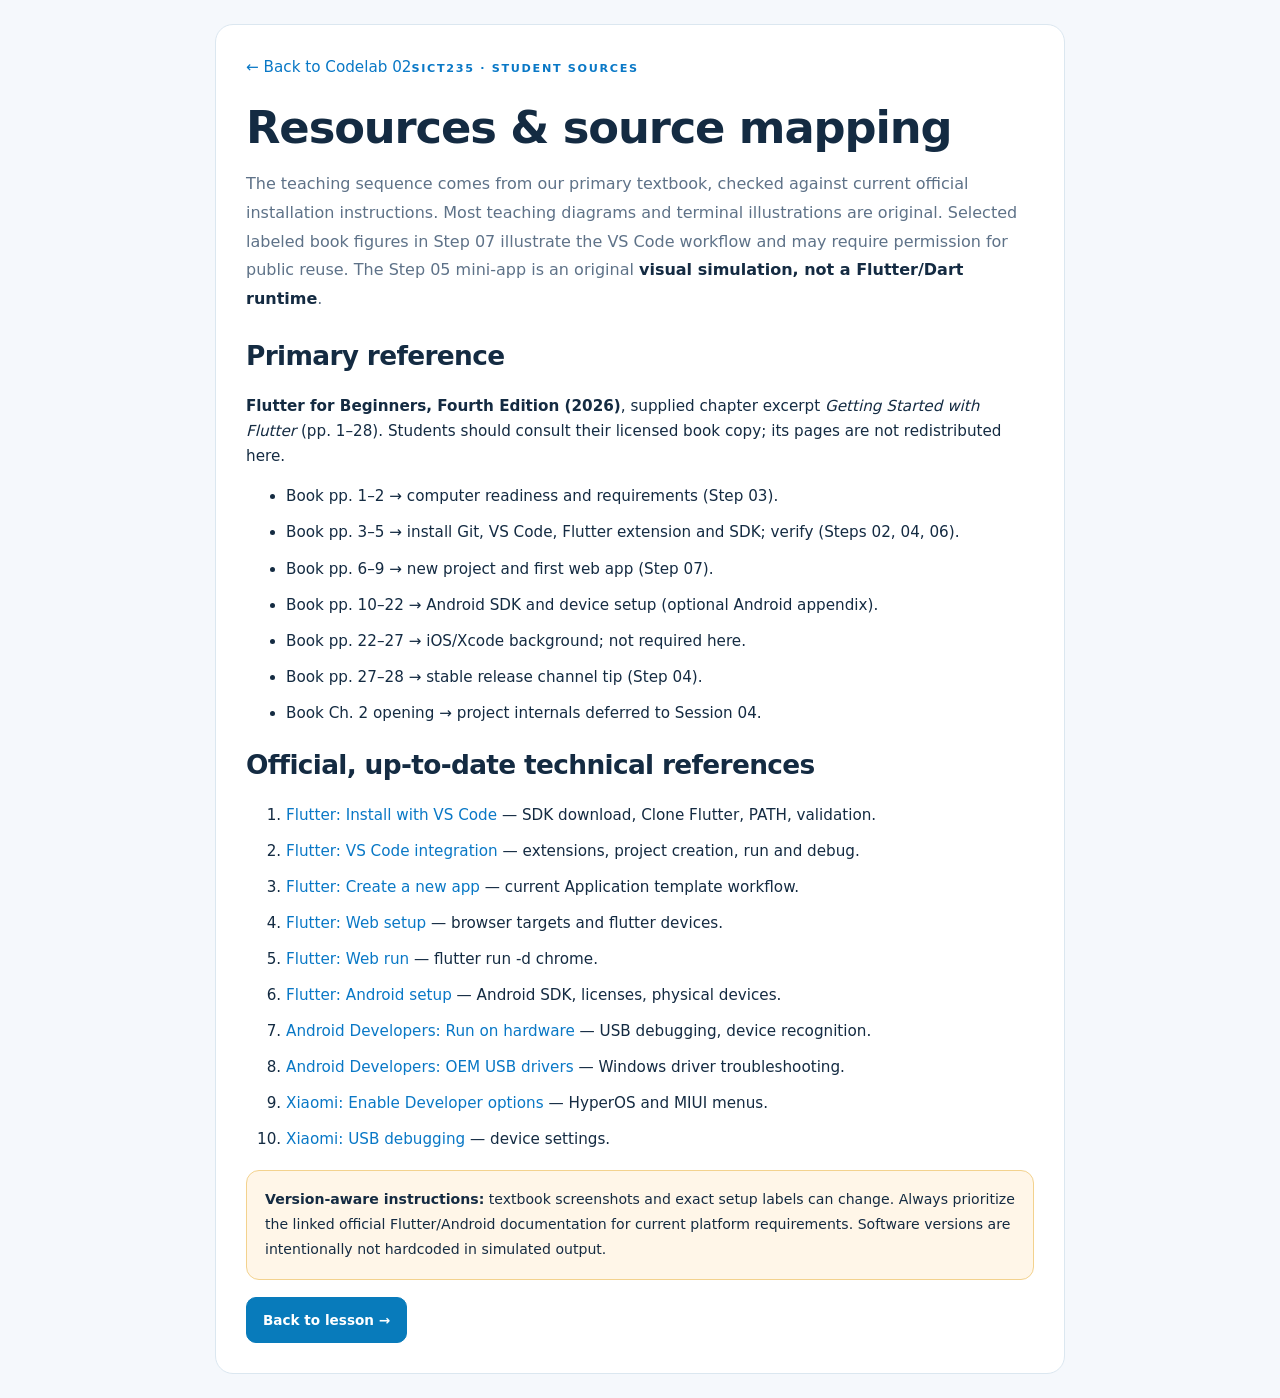
<file: sources.html>
<!doctype html><html lang="en"><head><meta charset="utf-8"><meta name="viewport" content="width=device-width,initial-scale=1"><title>Sources · Flutter Codelab 02</title><link rel="stylesheet" href="css/style.css"><style>body{padding:24px}.source-wrap{max-width:850px;margin:0 auto;background:var(--surface);border:1px solid var(--border);border-radius:18px;padding:30px}li{margin:11px 0}.back{display:inline-block;margin-bottom:20px}</style><script>try{document.documentElement.dataset.theme=JSON.parse(localStorage.getItem('sict235-codelab02-state-v1')||'{}').theme==='dark'?'dark':'light'}catch(e){}</script></head><body><article class="source-wrap"><a class="back" href="index.html">← Back to Codelab 02</a><span class="overline">SICT235 · STUDENT SOURCES</span><h1>Resources & source mapping</h1><p class="lead">The teaching sequence comes from our primary textbook, checked against current official installation instructions. Most teaching diagrams and terminal illustrations are original. Selected labeled book figures in Step 07 illustrate the VS Code workflow and may require permission for public reuse. The Step 05 mini-app is an original <strong>visual simulation, not a Flutter/Dart runtime</strong>.</p><h2>Primary reference</h2><p><strong>Flutter for Beginners, Fourth Edition (2026)</strong>, supplied chapter excerpt <em>Getting Started with Flutter</em> (pp. 1–28). Students should consult their licensed book copy; its pages are not redistributed here.</p><ul><li>Book pp. 1–2 → computer readiness and requirements (Step 03).</li><li>Book pp. 3–5 → install Git, VS Code, Flutter extension and SDK; verify (Steps 02, 04, 06).</li><li>Book pp. 6–9 → new project and first web app (Step 07).</li><li>Book pp. 10–22 → Android SDK and device setup (optional Android appendix).</li><li>Book pp. 22–27 → iOS/Xcode background; not required here.</li><li>Book pp. 27–28 → stable release channel tip (Step 04).</li><li>Book Ch. 2 opening → project internals deferred to Session 04.</li></ul><h2>Official, up-to-date technical references</h2><ol>
<li><a target="_blank" rel="noopener" href="https://docs.flutter.dev/install/with-vs-code">Flutter: Install with VS Code</a> — SDK download, Clone Flutter, PATH, validation.</li>
<li><a target="_blank" rel="noopener" href="https://docs.flutter.dev/tools/vs-code">Flutter: VS Code integration</a> — extensions, project creation, run and debug.</li>
<li><a target="_blank" rel="noopener" href="https://docs.flutter.dev/reference/create-new-app">Flutter: Create a new app</a> — current Application template workflow.</li>
<li><a target="_blank" rel="noopener" href="https://docs.flutter.dev/platform-integration/web/setup">Flutter: Web setup</a> — browser targets and flutter devices.</li>
<li><a target="_blank" rel="noopener" href="https://docs.flutter.dev/platform-integration/web/building">Flutter: Web run</a> — flutter run -d chrome.</li>
<li><a target="_blank" rel="noopener" href="https://docs.flutter.dev/platform-integration/android/setup">Flutter: Android setup</a> — Android SDK, licenses, physical devices.</li>
<li><a target="_blank" rel="noopener" href="https://developer.android.com/studio/run/device">Android Developers: Run on hardware</a> — USB debugging, device recognition.</li>
<li><a target="_blank" rel="noopener" href="https://developer.android.com/studio/run/oem-usb">Android Developers: OEM USB drivers</a> — Windows driver troubleshooting.</li>
<li><a target="_blank" rel="noopener" href="https://www.mi.com/global/support/faq/details/KA-168765/">Xiaomi: Enable Developer options</a> — HyperOS and MIUI menus.</li>
<li><a target="_blank" rel="noopener" href="https://www.mi.com/ph/support/article/KA-06515/">Xiaomi: USB debugging</a> — device settings.</li>
</ol><div class="notice warning"><strong>Version-aware instructions:</strong> textbook screenshots and exact setup labels can change. Always prioritize the linked official Flutter/Android documentation for current platform requirements. Software versions are intentionally not hardcoded in simulated output.</div><a class="btn primary" href="index.html">Back to lesson →</a></article></body></html>
</file>
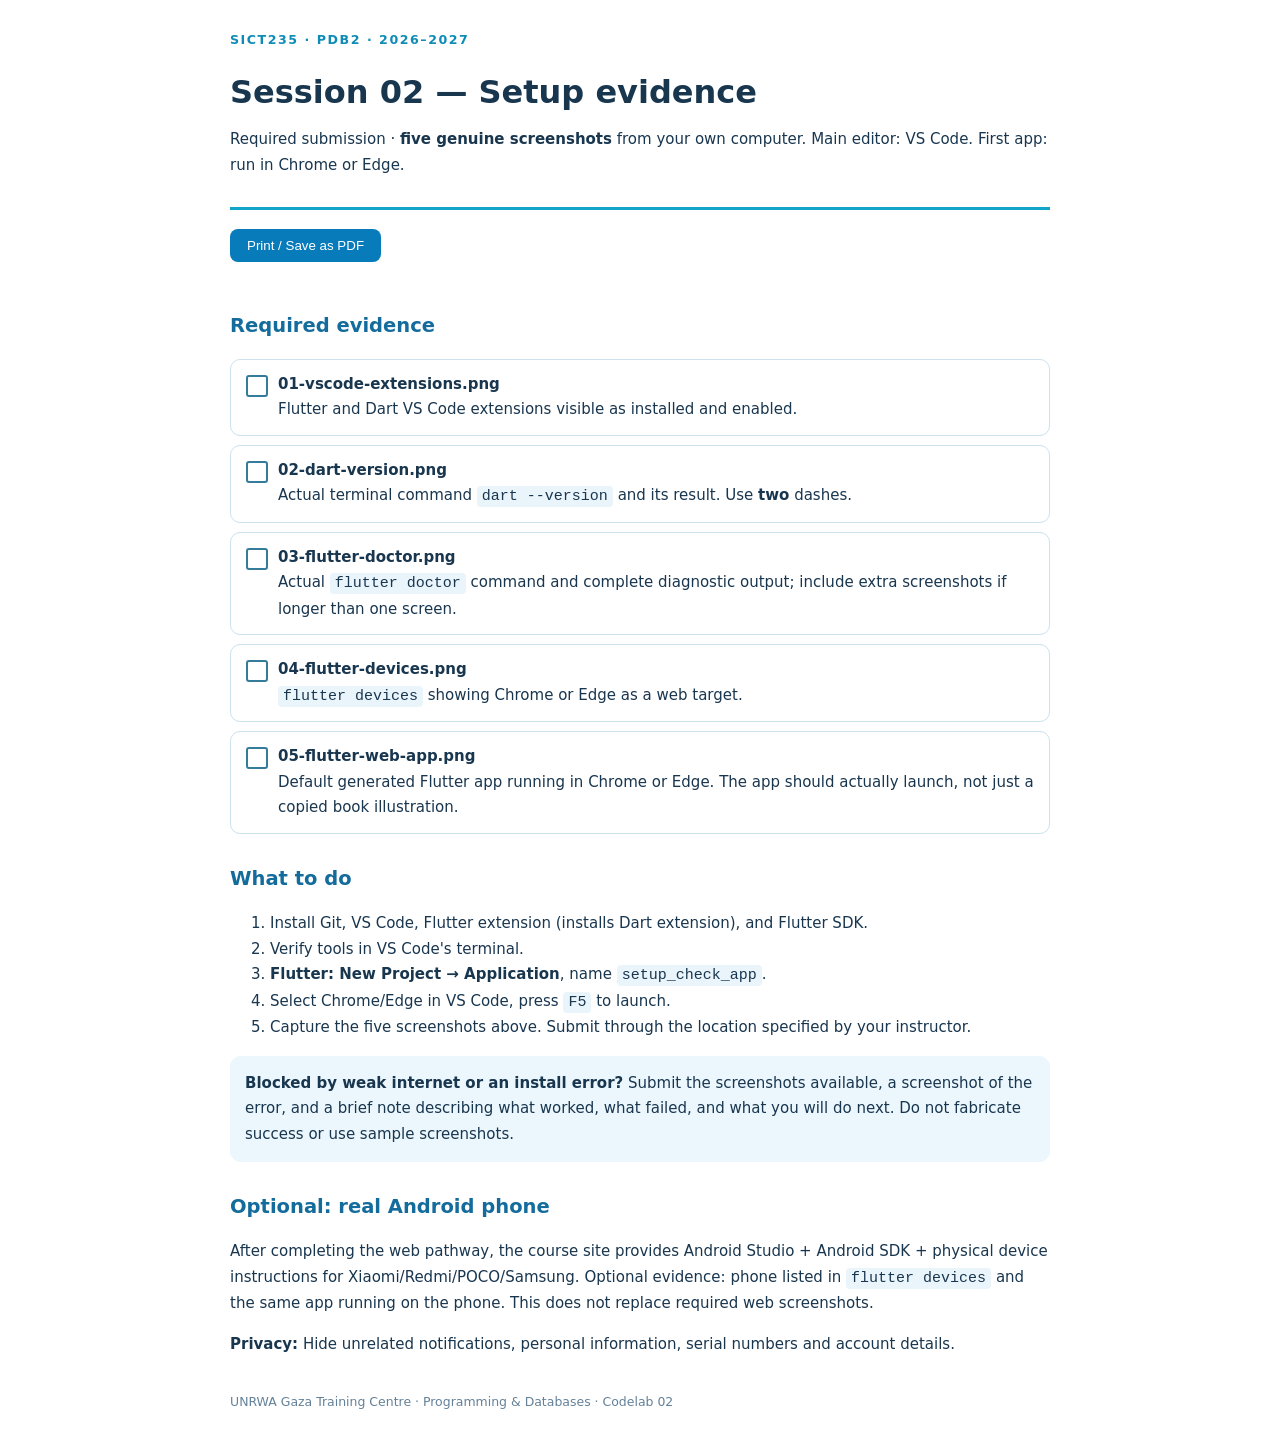
<file: resources/setup-checklist.html>
<!doctype html><html lang="en"><head><meta charset="utf-8"><meta name="viewport" content="width=device-width,initial-scale=1"><title>Session 02 · Student Setup Evidence Checklist</title><style>:root{color-scheme:light}body{font:15px/1.65 system-ui,-apple-system,Segoe UI,Arial,sans-serif;max-width:820px;margin:30px auto;padding:0 20px;color:#19364f}h1{font-size:2rem;line-height:1.25;margin-bottom:3px}h2{font-size:1.22rem;color:#146c9d;margin-top:29px}p,li{line-height:1.7}header{border-bottom:3px solid #12a5c9;padding-bottom:14px}.tag{font-size:.79rem;font-weight:800;color:#0e8cb5;letter-spacing:.12em;text-transform:uppercase}.checklist{list-style:none;padding:0}.checklist li{border:1px solid #cce2ee;border-radius:10px;margin:9px 0;padding:12px 15px;display:flex;gap:10px}.box{display:inline-block;flex:none;width:18px;height:18px;border:2px solid #347c9a;border-radius:3px;margin-top:3px}code{background:#eaf5fb;padding:2px 5px;border-radius:4px}a{color:#146b9d}small{color:#5e7288}.note{padding:15px;border-radius:11px;background:#ebf7fd}.print{display:inline-block;background:#087bbb;color:white;border:0;border-radius:8px;padding:9px 17px;margin:19px 0;cursor:pointer}footer{font-size:.78rem;color:#648199;margin:35px 0}@media print{body{margin:0;padding:0}.print{display:none}}</style></head><body><header><div class="tag">SICT235 · PDB2 · 2026–2027</div><h1>Session 02 — Setup evidence</h1><p>Required submission · <strong>five genuine screenshots</strong> from your own computer. Main editor: VS Code. First app: run in Chrome or Edge.</p></header><button class="print" onclick="window.print()">Print / Save as PDF</button><h2>Required evidence</h2><ol class="checklist"><li><span class="box"></span><div><b>01-vscode-extensions.png</b><br>Flutter and Dart VS Code extensions visible as installed and enabled.</div></li><li><span class="box"></span><div><b>02-dart-version.png</b><br>Actual terminal command <code>dart --version</code> and its result. Use <b>two</b> dashes.</div></li><li><span class="box"></span><div><b>03-flutter-doctor.png</b><br>Actual <code>flutter doctor</code> command and complete diagnostic output; include extra screenshots if longer than one screen.</div></li><li><span class="box"></span><div><b>04-flutter-devices.png</b><br><code>flutter devices</code> showing Chrome or Edge as a web target.</div></li><li><span class="box"></span><div><b>05-flutter-web-app.png</b><br>Default generated Flutter app running in Chrome or Edge. The app should actually launch, not just a copied book illustration.</div></li></ol><h2>What to do</h2><ol><li>Install Git, VS Code, Flutter extension (installs Dart extension), and Flutter SDK.</li><li>Verify tools in VS Code's terminal.</li><li><strong>Flutter: New Project → Application</strong>, name <code>setup_check_app</code>.</li><li>Select Chrome/Edge in VS Code, press <code>F5</code> to launch.</li><li>Capture the five screenshots above. Submit through the location specified by your instructor.</li></ol><p class="note"><b>Blocked by weak internet or an install error?</b> Submit the screenshots available, a screenshot of the error, and a brief note describing what worked, what failed, and what you will do next. Do not fabricate success or use sample screenshots.</p><h2>Optional: real Android phone</h2><p>After completing the web pathway, the course site provides Android Studio + Android SDK + physical device instructions for Xiaomi/Redmi/POCO/Samsung. Optional evidence: phone listed in <code>flutter devices</code> and the same app running on the phone. This does not replace required web screenshots.</p><p><b>Privacy:</b> Hide unrelated notifications, personal information, serial numbers and account details.</p><footer>UNRWA Gaza Training Centre · Programming & Databases · Codelab 02</footer></body></html>
</file>
<file: css/style.css>
:root {
  color-scheme: light;
  --navy: #101c32;
  --navy2: #142944;
  --blue: #0978c6;
  --blue2: #1da8d3;
  --cyan: #06b4c6;
  --mint: #12b59b;
  --bg: #f5f8fc;
  --surface: #fff;
  --raised: #fff;
  --border: #dbe7f0;
  --ink: #142b42;
  --muted: #5e7288;
  --shadow: 0 12px 35px rgba(22, 48, 85, .075);
  --radius: 18px;
  --code: #11243d;
  --code-text: #eef6ff;
  --pill: #eaf5fb;
  --top: #fff;
  --green-bg: #e7f7ef;
  --green-border: #91dfbe;
  --orange-bg: #fff6e8;
  --orange-border: #f3d28e;
  --blue-bg: #eaf6ff;
  --blue-border: #badcf4
}

[data-theme="dark"] {
  color-scheme: dark;
  --bg: #0b1524;
  --surface: #14263c;
  --raised: #192e46;
  --border: #2d4560;
  --ink: #e9f3fe;
  --muted: #adc0d2;
  --shadow: 0 13px 35px rgba(0, 0, 0, .25);
  --pill: #1b3a54;
  --top: #102238;
  --green-bg: #173e36;
  --green-border: #257b62;
  --orange-bg: #423723;
  --orange-border: #997c38;
  --blue-bg: #183c59;
  --blue-border: #296a91
}

* {
  box-sizing: border-box
}

html {
  scroll-behavior: smooth
}

body {
  margin: 0;
  background: var(--bg);
  color: var(--ink);
  font-family: Inter, ui-sans-serif, system-ui, -apple-system, "Segoe UI", Arial, sans-serif;
  font-size: 15.2px;
  line-height: 1.65
}

button,
input {
  font: inherit
}

button {
  cursor: pointer
}

a {
  color: var(--blue);
  text-decoration: none
}

a:hover {
  text-decoration: underline
}

p {
  margin: 0 0 1em
}

strong {
  font-weight: 700
}

h1,
h2,
h3,
h4 {
  font-family: inherit;
  line-height: 1.25;
  letter-spacing: -.025em
}

h1 {
  font-size: clamp(2.1rem, 3.5vw, 3.25rem);
  margin: 0 0 14px;
  font-weight: 800
}

h2 {
  font-size: 1.65rem
}

h3 {
  font-size: 1.18rem
}

h4 {
  font-size: 1.01rem
}

small {
  font-size: .83rem
}

code,
kbd,
pre {
  font-family: ui-monospace, SFMono-Regular, Consolas, "Liberation Mono", monospace
}

code {
  font-size: .88em;
  background: var(--pill);
  padding: 2px 5px;
  border-radius: 5px;
  overflow-wrap: anywhere
}

kbd {
  background: var(--raised);
  border: 1px solid var(--border);
  box-shadow: inset 0 -2px 0 var(--border);
  padding: 3px 7px;
  border-radius: 6px;
  font-size: .83em;
  white-space: nowrap
}

button:focus-visible,
a:focus-visible,
input:focus-visible,
summary:focus-visible {
  outline: 3px solid #31b6e9;
  outline-offset: 3px
}

img {
  max-width: 100%
}

.skip-link {
  position: fixed;
  top: -120px;
  left: 25px;
  z-index: 99;
  background: white;
  color: #123;
  border-radius: 8px;
  padding: 10px 15px
}

.skip-link:focus {
  top: 15px
}

.app-shell {
  display: flex;
  min-height: 100vh
}

.sidebar {
  width: 288px;
  flex: none;
  position: sticky;
  top: 0;
  align-self: flex-start;
  height: 100vh;
  overflow-y: auto;
  background: var(--navy);
  color: #eaf7ff;
  z-index: 30;
  scrollbar-width: thin;
  scrollbar-color: #3b617a transparent
}

.brand {
  padding: 23px 22px 20px;
  display: flex;
  gap: 12px;
  align-items: center;
  border-bottom: 1px solid #2a415d
}

.brand-icon {
  display: grid;
  place-items: center;
  width: 42px;
  height: 42px;
  border-radius: 11px;
  background: linear-gradient(140deg, #12b8de, #125dca);
  color: white;
  flex: none
}

.brand-label {
  display: block;
  color: #85b3d4;
  font-size: .65rem;
  font-weight: 800;
  letter-spacing: .12em;
  margin-bottom: 2px
}

.brand strong {
  font-size: .9rem;
  font-weight: 700
}

.sidebar-close {
  display: none
}

.sidebar-course {
  padding: 25px 23px 19px;
  border-bottom: 1px solid #2a415d
}

.sidebar-course .course-code {
  color: #72d8ee;
  font-size: .69rem;
  font-weight: 800;
  letter-spacing: .13em
}

.sidebar-course h2 {
  font-size: 1.18rem;
  line-height: 1.42;
  letter-spacing: -.018em;
  margin: 11px 0
}

.sidebar-course>p {
  font-size: .8rem;
  color: #a6bad0;
  margin: 0 0 22px
}

.progress-summary {
  display: flex;
  justify-content: space-between;
  color: #a4bed2;
  font-size: .78rem
}

.progress-summary strong {
  color: #fff
}

.progress-track {
  height: 7px;
  background: #2f4e68;
  border-radius: 30px;
  overflow: hidden;
  margin-top: 9px
}

.progress-track div {
  width: 0%;
  height: 100%;
  border-radius: 30px;
  background: linear-gradient(90deg, #14bfda, #61e3d7);
  transition: width .2s
}

.step-nav {
  list-style: none;
  margin: 0;
  padding: 15px 10px
}

.step-nav li {
  margin: 3px 0
}

.step-link {
  display: flex;
  align-items: center;
  gap: 12px;
  text-align: left;
  width: 100%;
  color: #acc7dd;
  padding: 11px 11px;
  border: 1px solid transparent;
  background: transparent;
  border-radius: 11px
}

.step-link:hover {
  background: #1a3250;
  text-decoration: none
}

.step-link.active {
  background: linear-gradient(100deg, #1b4871, #1e5b8a);
  color: #fff;
  border-color: #377eae
}

.step-number {
  font-size: .7rem;
  font-weight: 800;
  border: 1px solid #4b7290;
  display: grid;
  place-items: center;
  border-radius: 8px;
  flex: none;
  width: 33px;
  height: 34px
}

.step-link.active .step-number {
  background: #138dd2;
  border-color: #45c3e9
}

.step-nav-text {
  font-size: .83rem;
  font-weight: 660;
  line-height: 1.35;
  flex: 1
}

.step-nav-text small {
  display: block;
  font-size: .7rem;
  color: #91abc2;
  margin-top: 3px;
  font-weight: 500
}

.step-link.active small {
  color: #c0ecff
}

.step-check {
  display: none;
  color: #6fecd0;
  font-size: 1.05rem
}

.step-link.done .step-check {
  display: block
}

.sidebar-extras {
  border-top: 1px solid #2a415d;
  margin: 2px 10px;
  padding: 17px 6px
}

.nav-heading {
  font-size: .65rem;
  font-weight: 800;
  letter-spacing: .15em;
  color: #809cb9;
  padding: 0 14px 10px;
  display: block
}

.extra-link {
  display: flex;
  align-items: center;
  gap: 11px;
  background: transparent;
  color: #afc4db;
  border: 0;
  width: 100%;
  padding: 11px 14px;
  font-size: .84rem;
  text-align: left;
  border-radius: 10px
}

.extra-link:hover,
.extra-link.active {
  background: #21446a;
  color: white;
  text-decoration: none
}

.extra-link>span:first-child {
  font-size: 1.15rem;
  color: #85def5
}

.extra-label {
  margin-left: auto;
  border: 1px solid #536f83;
  color: #a3cfe7;
  border-radius: 50px;
  padding: 2px 6px;
  font-size: .6rem
}

.sidebar-foot {
  padding: 17px 23px 25px;
  color: #6887a6;
  font-size: .72rem;
  line-height: 1.7
}

.workspace {
  min-width: 0;
  flex: 1;
  display: flex;
  flex-direction: column
}

.topbar {
  height: 68px;
  display: flex;
  align-items: center;
  justify-content: space-between;
  position: sticky;
  top: 0;
  background: var(--top);
  border-bottom: 1px solid var(--border);
  padding: 0 clamp(16px, 4vw, 48px);
  z-index: 10
}

.breadcrumbs {
  font-size: .83rem;
  color: var(--muted)
}

.breadcrumbs span {
  margin: 0 9px;
  color: #9bb0c0
}

.breadcrumbs b {
  color: var(--ink)
}

.top-actions {
  display: flex;
  align-items: center;
  gap: 11px
}

.time-chip {
  font-size: .77rem;
  font-weight: 700;
  background: var(--pill);
  color: var(--blue);
  border-radius: 50px;
  padding: 7px 12px
}

.icon-button {
  background: transparent;
  border: 1px solid var(--border);
  border-radius: 9px;
  color: var(--ink);
  font-size: 1.15rem;
  display: grid;
  place-items: center;
  width: 36px;
  height: 36px
}

.menu-toggle {
  display: none
}

.main-content {
  padding: 35px clamp(18px, 4.3vw, 58px) 28px;
  max-width: 1250px;
  width: 100%;
  margin: 0 auto;
  flex: 1;
  min-width: 0
}

.lesson[hidden] {
  display: none !important
}

.lesson {
  animation: reveal .15s ease-out
}

@keyframes reveal {
  from {
    opacity: .7;
    transform: translateY(5px)
  }

  to {
    opacity: 1;
    transform: none
  }
}

.lesson:not(:has(.hero)) {
  max-width: 1000px;
  margin: 0 auto
}

.lesson>h1 {
  margin-top: 7px
}

.section-top {
  display: flex;
  justify-content: space-between;
  gap: 12px;
  align-items: center;
  margin-bottom: 12px
}

.overline,
.eyebrow {
  font-size: .7rem;
  font-weight: 830;
  letter-spacing: .15em;
  color: var(--blue);
  text-transform: uppercase
}

.duration {
  font-size: .7rem;
  font-weight: 800;
  color: var(--muted);
  background: var(--pill);
  border-radius: 50px;
  padding: 6px 12px;
  letter-spacing: .04em;
  white-space: nowrap
}

.lead {
  font-size: 1rem;
  max-width: 800px;
  color: var(--muted);
  line-height: 1.8;
  margin-bottom: 25px
}

.lead strong {
  color: var(--ink)
}

.hero {
  min-height: 318px;
  border-radius: 24px;
  background: #d8f0ff url('../images/classroom-hero.webp') center center/cover no-repeat;
  overflow: hidden;
  position: relative;
  box-shadow: var(--shadow);
  display: flex;
  align-items: center;
  margin-bottom: 29px;
  border: 1px solid #dbeaf5
}

.hero-copy {
  padding: 33px 40px;
  z-index: 1;
  max-width: 600px
}

.hero h1 {
  font-size: clamp(2.7rem, 4.8vw, 4.5rem);
  line-height: 1.04;
  letter-spacing: -.058em;
  color: #0f2b4b;
  margin: 11px 0 17px
}

.hero h1 em {
  color: #0786cc;
  font-style: normal
}

.hero p {
  font-size: 1.03rem;
  line-height: 1.7;
  font-weight: 480;
  color: #476480;
  max-width: 470px
}

.hero-tags {
  display: flex;
  gap: 6px;
  flex-wrap: wrap;
  margin-top: 19px
}

.hero-tags span {
  font-size: .68rem;
  color: #1a6a9b;
  background: #fff9;
  border: 1px solid #fff8;
  border-radius: 50px;
  padding: 5px 10px;
  font-weight: 750
}

.intro-line {
  display: flex;
  align-items: flex-end;
  justify-content: space-between;
  margin-bottom: 10px;
  gap: 12px
}

.intro-line h2 {
  margin: 6px 0 0;
  font-size: 1.66rem
}

.intro-line>.duration {
  margin-bottom: 2px
}

.teacher-note {
  border: 1px solid #b8e8f1;
  background: linear-gradient(105deg, #eafaff, #f3faff);
  display: flex;
  align-items: center;
  gap: 19px;
  padding: 11px 25px 11px 10px;
  border-radius: 18px;
  margin: 20px 0 25px;
  min-height: 116px;
  color: #16415f
}

.teacher-note img {
  width: 110px;
  max-height: 110px;
  object-fit: contain;
  object-position: bottom;
  flex: none;
  align-self: end
}

.teacher-note strong {
  font-size: .86rem;
  color: #0478aa;
  display: block;
  margin-bottom: 5px
}

.teacher-note p {
  margin: 0;
  font-size: .9rem;
  line-height: 1.67
}

.teacher-note.compact {
  min-height: 98px
}

.teacher-note.compact img {
  width: 95px;
  max-height: 92px
}

.three-col,
.two-col,
.next-cards {
  display: grid;
  gap: 15px;
  grid-template-columns: repeat(3, minmax(0, 1fr))
}

.two-col,
.next-cards {
  grid-template-columns: repeat(2, minmax(0, 1fr))
}

.mini-card,
.card {
  background: var(--surface);
  border: 1px solid var(--border);
  padding: 22px;
  border-radius: var(--radius);
  box-shadow: 0 2px 8px rgba(12, 43, 66, .025)
}

.mini-card .mini-icon {
  display: grid;
  place-items: center;

  width: 36px;
  height: 36px;

  background: #138dd2;
  color: #ffffff;
  border: 1px solid #45c3e9;
  border-radius: 9px;

  font-size: 0.72rem;
  font-weight: 500;

  margin-bottom: 14px;
}

.mini-card strong {
  font-size: .94rem
}

.mini-card p {
  color: var(--muted);
  font-size: .81rem;
  margin: 7px 0 0;
  line-height: 1.7
}

.card h3,
.card h4 {
  margin: 8px 0
}

.card p {
  font-size: .87rem;
  color: var(--muted);
  line-height: 1.75
}

.card p:last-child {
  margin-bottom: 0
}

.card-caption {
  font-size: .67rem;
  color: var(--blue);
  font-weight: 800;
  letter-spacing: .14em
}

.section-heading {
  display: flex;
  justify-content: space-between;
  align-items: center;
  margin: 35px 0 15px
}

.section-heading h3 {
  margin: 0
}

.section-heading span {
  color: var(--muted);
  font-size: .82rem
}

.timeline-grid {
  display: grid;
  grid-template-columns: repeat(4, 1fr);
  gap: 10px;
  margin-bottom: 19px
}

.timeline-item {
  background: var(--surface);
  border: 1px solid var(--border);
  border-radius: 13px;
  padding: 13px 14px;
  min-width: 0
}

.timeline-item b {
  display: block;
  color: var(--blue);
  font-size: .7rem;
  letter-spacing: .08em
}

.timeline-item strong {
  display: block;
  font-size: .81rem;
  margin: 7px 0 5px
}

.timeline-item small {
  color: var(--muted)
}

.notice {
  border: 1px solid;
  border-radius: 13px;
  padding: 16px 18px;
  margin: 17px 0;
  color: var(--ink);
  font-size: .88rem;
  line-height: 1.8
}

.notice.info {
  background: var(--blue-bg);
  border-color: var(--blue-border)
}

.notice.success {
  background: var(--green-bg);
  border-color: var(--green-border)
}

.notice.warning {
  background: var(--orange-bg);
  border-color: var(--orange-border)
}

.notice.subtle {
  background: var(--surface);
  border-color: var(--border)
}

.notice strong {
  color: var(--ink)
}

.notice:last-child {
  margin-bottom: 0
}

.diagram {
  margin: 21px 0 23px;
  background: var(--surface);
  border: 1px solid var(--border);
  border-radius: var(--radius);
  overflow: hidden
}

.diagram img {
  width: 100%;
  display: block;
  max-height: 370px;
  object-fit: contain
}

.diagram figcaption {
  border-top: 1px solid var(--border);
  font-size: .74rem;
  color: var(--muted);
  padding: 9px 15px
}

.tool-grid {
  display: grid;
  grid-template-columns: repeat(2, minmax(0, 1fr));
  gap: 12px;
  margin: 19px 0
}

.tool-card {
  display: flex;
  gap: 15px;
  align-items: flex-start;
  background: var(--surface);
  border: 1px solid var(--border);
  border-radius: 14px;
  padding: 18px
}

.tool-mark {
  width: 49px;
  height: 49px;
  flex: none;
  display: grid;
  place-items: center;
  color: #fff;
  font-weight: 850;
  font-size: 1.24rem;
  border-radius: 13px
}

.tool-mark.vs {
  background: #1375b3
}

.tool-mark.flutter {
  background: #2bb7e0
}

.tool-mark.dart {
  background: #1476b9
}

.tool-mark.git {
  background: #e46e54
}

.tool-mark.ext {
  background: #696bd0
}

.tool-mark.chrome {
  background: #2f9b83
}

.tool-card h3 {
  margin: 0 0 7px;
  font-size: .99rem
}

.tool-card h3 small {
  margin-left: 6px;
  color: var(--blue);
  background: var(--pill);
  padding: 3px 7px;
  border-radius: 30px;
  font-size: .62rem;
  display: inline-block;
  vertical-align: middle
}

.tool-card p {
  font-size: .82rem;
  line-height: 1.75;
  color: var(--muted);
  margin: 0
}

.activity {
  border: 1px solid var(--border);
  border-radius: 19px;
  background: var(--surface);
  padding: 22px;
  margin: 21px 0;
  box-shadow: var(--shadow)
}

.activity-header {
  display: flex;
  align-items: center;
  gap: 15px;
  padding-bottom: 17px;
  border-bottom: 1px solid var(--border);
  margin-bottom: 16px
}

.activity-icon {
  display: grid;
  place-items: center;
  border-radius: 13px;
  background: var(--pill);
  color: var(--blue);
  font-size: 1.2rem;
  font-weight: 900;
  width: 43px;
  height: 43px;
  flex: none
}

.activity h3 {
  margin: 0 0 4px
}

.activity p {
  font-size: .86rem;
  color: var(--muted);
  margin: 0
}

.quiz .question {
  color: var(--ink);
  font-weight: 650;
  margin-bottom: 12px
}

.answer-row,
.answer-stack {
  display: flex;
  gap: 10px;
  flex-wrap: wrap
}

.answer-stack {
  flex-direction: column
}

.quiz button {
  background: var(--raised);
  border: 1px solid var(--border);
  border-radius: 10px;
  color: var(--ink);
  padding: 11px 14px;
  text-align: left;
  font-size: .86rem;
  transition: .12s
}

.quiz button:hover:not(:disabled) {
  border-color: var(--blue);
  background: var(--pill)
}

.quiz button.correct {
  background: var(--green-bg);
  border-color: var(--green-border)
}

.quiz button.incorrect {
  background: var(--orange-bg);
  border-color: var(--orange-border)
}

.quiz .feedback {
  margin-top: 13px;
  min-height: 20px;
  font-weight: 620;
  color: var(--ink)
}

.task-card {
  border: 1px solid var(--border);
  border-radius: 19px;
  background: var(--surface);
  padding: 24px;
  margin: 18px 0
}

.task-label {
  font-size: .69rem;
  color: var(--blue);
  text-transform: uppercase;
  letter-spacing: .1em;
  font-weight: 800
}

.task-card h3 {
  margin: 5px 0 12px
}

.instruction-list {
  padding-left: 26px;
  margin: 12px 0
}

.instruction-list li {
  margin: 0 0 11px;
  padding-left: 2px;
  line-height: 1.8
}

.instruction-list li::marker {
  color: var(--blue);
  font-weight: 800
}

.command {
  border: 1px solid var(--border);
  border-radius: 13px;
  background: var(--surface);
  overflow: hidden;
  margin: 14px 0
}

.command-bar {
  background: #19334f;
  display: flex;
  align-items: center;
  justify-content: space-between;
  color: #c9def0;
  padding: 9px 14px;
  font-size: .76rem;
  gap: 10px
}

.copy-btn {
  border: 1px solid #4a789e;
  border-radius: 7px;
  padding: 5px 12px;
  background: #2b547a;
  color: white;
  font-size: .75rem;
  font-weight: 650
}

.copy-btn:hover {
  background: #307cab
}

.command pre {
  margin: 0;
  background: var(--code);
  color: var(--code-text);
  padding: 18px;
  overflow: auto;
  font-size: .91rem;
  line-height: 1.5
}

.command pre code {
  background: transparent;
  padding: 0;
  color: inherit;
  font-size: inherit
}

.command>p {
  font-size: .8rem;
  color: var(--muted);
  padding: 12px 14px;
  margin: 0;
  line-height: 1.65
}

.expected {
  color: var(--muted);
  font-size: .87rem;
  line-height: 1.8
}

.expected strong {
  color: var(--ink)
}

.link-row {
  display: flex;
  gap: 9px;
  flex-wrap: wrap;
  margin: 17px 0
}

.link-row a {
  font-size: .81rem;
  font-weight: 680;
  border: 1px solid var(--border);
  background: var(--surface);
  border-radius: 30px;
  padding: 8px 12px
}

.link-row a:hover {
  border-color: var(--blue);
  text-decoration: none
}

.numbered {
  display: flex;
  gap: 16px;
  align-items: flex-start;
  margin: 23px 0
}

.numbered>span {
  border-radius: 12px;
  background: linear-gradient(135deg, #0f9fca, #1076c7);
  display: grid;
  place-items: center;
  color: white;
  font-weight: 800;
  font-size: .91rem;
  width: 44px;
  height: 44px;
  flex: none;
  box-shadow: 0 5px 15px #0988bf33
}

.numbered>div {
  flex: 1;
  min-width: 0
}

.numbered h3 {
  margin: 7px 0 8px
}

.numbered p {
  color: var(--muted);
  line-height: 1.8
}

.numbered p strong {
  color: var(--ink)
}

.numbered .diagram {
  margin: 15px 0
}

.checkpoint {
  display: flex;
  align-items: center;
  gap: 16px;
  border: 1px dashed #2ba1cb;
  background: var(--blue-bg);
  border-radius: 13px;
  padding: 13px 16px;
  margin: 16px 0;
  font-size: .85rem;
  line-height: 1.7
}

.checkpoint strong {
  background: #137fbb;
  color: #fff;
  border-radius: 8px;
  padding: 5px 10px;
  white-space: nowrap;
  font-size: .73rem
}

.checkpoint.emphasis {
  border-style: solid;
  border-width: 2px
}

.checkpoint span {
  flex: 1
}

.code-explain {
  display: grid;
  grid-template-columns: 1.2fr .8fr;
  gap: 15px;
  margin: 20px 0
}

.code-explain>div {
  border: 1px solid var(--border);
  border-radius: 15px;
  overflow: hidden;
  background: var(--surface)
}

.code-sample {
  padding: 19px 17px;
  background: #11243d;
  color: #eef6ff;
  margin: 0;
  overflow: auto;
  font-size: .94rem;
  line-height: 1.75
}

.code-sample code {
  background: transparent;
  color: inherit;
  padding: 0
}

.tok-key {
  color: #70caff
}

.tok-fn {
  color: #ffe7a2
}

.tok-str {
  color: #b9f5ba
}

.code-guide {
  padding: 18px
}

.code-guide h3 {
  margin: 0 0 10px
}

.code-guide dl {
  margin: 0;
  display: grid;
  grid-template-columns: auto 1fr;
  gap: 7px 13px;
  font-size: .79rem
}

.code-guide dt {
  font-weight: 700
}

.code-guide dd {
  margin: 0;
  color: var(--muted)
}

.code-title {
  border-radius: 0
}

.live-lab {
  border: 1px solid var(--border);
  border-radius: 18px;
  overflow: hidden;
  background: var(--surface)
}

.live-head {
  padding: 17px 19px;
  display: flex;
  gap: 15px;
  justify-content: space-between;
  align-items: center;
  border-bottom: 1px solid var(--border)
}

.live-head strong {
  font-size: .97rem
}

.live-head p {
  color: var(--muted);
  font-size: .78rem;
  margin: 3px 0 0
}

.live-dot {
  background: #2cc9a2;
  display: inline-block;
  width: 9px;
  height: 9px;
  border-radius: 50%;
  margin-right: 7px
}

.live-actions {
  display: flex;
  gap: 7px;
  flex-wrap: wrap
}

.dartpad-placeholder {
  height: 390px;
  background: linear-gradient(145deg, var(--surface), var(--bg));
  display: flex;
  flex-direction: column;
  justify-content: center;
  align-items: center;
  text-align: center;
  padding: 22px
}

.big-brackets {
  font-size: 3.5rem;
  font-weight: 800;
  color: var(--blue);
  line-height: 1.15
}

.dartpad-placeholder h3 {
  margin: 14px 0 8px
}

.dartpad-placeholder p {
  max-width: 440px;
  color: var(--muted)
}

.dartpad-placeholder .tiny {
  font-size: .79rem
}

.dartpad-frame {
  width: 100%;
  height: min(620px, 74vh);
  min-height: 440px;
  display: block;
  border: 0;
  background: white
}

.command-grid {
  display: grid;
  grid-template-columns: repeat(2, minmax(0, 1fr));
  gap: 12px
}

.command-grid .command {
  margin: 0
}

.command-grid .command pre {
  padding: 18px
}

.accordion {
  border: 1px solid var(--border);
  border-radius: 15px;
  background: var(--surface);
  margin: 22px 0;
  overflow: hidden
}

.accordion summary {
  padding: 16px 19px;
  cursor: pointer;
  font-weight: 720
}

.accordion summary span {
  color: var(--muted);
  font-weight: 500;
  font-size: .79rem;
  float: right
}

.accordion-body {
  border-top: 1px solid var(--border);
  padding: 8px 20px 17px
}

.accordion-body p {
  margin-top: 13px;
  color: var(--muted);
  font-size: .88rem
}

.evidence-list {
  display: grid;
  gap: 10px
}

.evidence-item {
  display: flex;
  align-items: center;
  gap: 14px;
  cursor: pointer;
  padding: 14px 17px;
  background: var(--surface);
  border: 1px solid var(--border);
  border-radius: 13px;
  transition: .1s
}

.evidence-item:hover {
  border-color: var(--blue)
}

.evidence-item:has(input:checked) {
  background: var(--green-bg);
  border-color: var(--green-border)
}

.evidence-item input {
  width: 21px;
  height: 21px;
  accent-color: #0a9d8a;
  flex: none
}

.evidence-index {
  font-weight: 850;
  font-size: .79rem;
  color: var(--blue)
}

.evidence-item strong {
  display: block;
  font-size: .9rem
}

.evidence-item small {
  display: block;
  color: var(--muted);
  margin-top: 3px;
  line-height: 1.6
}

.submission-footer {
  display: flex;
  align-items: center;
  justify-content: space-between;
  gap: 12px;
  padding: 21px 4px 15px
}

.submission-footer p {
  font-size: .78rem;
  color: var(--muted);
  margin: 3px 0
}

.inline-action {
  background: transparent;
  border: 0;
  color: var(--blue);
  font-weight: 800;
  text-decoration: underline;
  padding: 0
}

.whats-next {
  margin: 36px 0 20px;
  border-top: 1px solid var(--border);
  padding-top: 25px
}

.next-cards {
  margin-top: 14px
}

.next-cards>div {
  background: linear-gradient(135deg, #143752, #19537c);
  color: #fff;
  border-radius: 16px;
  padding: 22px
}

.next-cards span {
  font-size: .67rem;
  color: #91daef;
  font-weight: 800;
  letter-spacing: .15em
}

.next-cards h3 {
  margin: 11px 0 8px;
  font-size: 1.1rem
}

.next-cards p {
  font-size: .82rem;
  color: #c4deee;
  line-height: 1.7;
  margin: 0
}

.trouble-grid {
  display: grid;
  grid-template-columns: repeat(2, minmax(0, 1fr));
  gap: 9px
}

.trouble-grid>div {
  border-radius: 9px;
  background: var(--bg);
  padding: 12px;
  font-size: .84rem
}

.lesson-footer {
  display: flex;
  justify-content: space-between;
  align-items: center;
  gap: 14px;
  border-top: 1px solid var(--border);
  padding-top: 22px;
  margin-top: 36px
}

.footer-left {
  display: flex;
  flex-direction: column;
  gap: 4px;
  color: var(--muted);
  font-size: .75rem;
  line-height: 1.5
}

.footer-left span:first-child {
  font-weight: 800;
  letter-spacing: .08em;
  color: var(--blue)
}

.footer-actions {
  display: flex;
  justify-content: flex-end;
  gap: 9px;
  flex-wrap: wrap
}

.btn {
  border: 1px solid var(--border);
  border-radius: 10px;
  text-decoration: none;
  font-weight: 710;
  padding: 11px 16px;
  display: inline-flex;
  align-items: center;
  justify-content: center;
  gap: 6px;
  font-size: .85rem;
  transition: .12s;
  white-space: nowrap
}

.btn:hover {
  text-decoration: none;
  transform: translateY(-1px)
}

.btn.primary {
  background: #087bbb;
  color: #fff;
  border-color: #087bbb
}

.btn.primary:hover {
  background: #0667a3
}

.btn.secondary {
  background: var(--pill);
  color: var(--blue);
  border-color: var(--blue-border)
}

.btn.secondary.done {
  background: var(--green-bg);
  color: var(--ink);
  border-color: var(--green-border)
}

.btn.ghost {
  color: var(--ink);
  background: var(--surface)
}

.btn.small {
  padding: 8px 10px;
  font-size: .77rem
}

.btn:disabled {
  opacity: .45;
  cursor: not-allowed;
  transform: none
}

.global-footer {
  padding: 15px 30px;
  background: var(--surface);
  border-top: 1px solid var(--border);
  text-align: center;
  font-size: .71rem;
  color: var(--muted)
}

.global-footer span {
  margin-left: 12px
}

.toast {
  position: fixed;
  right: 25px;
  bottom: 25px;
  background: #153753;
  color: white;
  padding: 12px 17px;
  border-radius: 11px;
  z-index: 100;
  box-shadow: var(--shadow);
  font-size: .88rem
}

.toast[hidden] {
  display: none
}

.mobile-scrim[hidden] {
  display: none
}

[data-theme="dark"] .teacher-note {
  background: linear-gradient(110deg, #123b59, #173d50);
  border-color: #34718a;
  color: #d2f2ff
}

[data-theme="dark"] .teacher-note strong {
  color: #7bd5f1
}

[data-theme="dark"] .hero {
  border-color: #2b4667
}

[data-theme="dark"] a {
  color: #69caff
}

[data-theme="dark"] .eyebrow,
[data-theme="dark"] .overline {
  color: #8bdcff
}

[data-theme="dark"] .duration {
  color: #b7d8ea
}

[data-theme="dark"] .tool-card h3 small {
  color: #97dffe
}

[data-theme="dark"] .hero a {
  color: #0c6fba
}

@media(max-width:1150px) {
  .sidebar {
    width: 257px
  }

  .main-content {
    padding: 28px 31px
  }

  .hero {
    min-height: 290px
  }

  .hero-copy {
    max-width: 55%;
    padding: 26px
  }

  .hero h1 {
    font-size: 3rem
  }

  .hero p {
    font-size: .9rem
  }

  .three-col {
    gap: 9px
  }

  .mini-card {
    padding: 16px
  }
}

@media(max-width:940px) {
  .sidebar {
    position: fixed;
    left: 0;
    top: 0;
    bottom: 0;
    transform: translateX(-104%);
    transition: transform .2s;
    height: 100vh;
    width: min(310px, 85vw);
    box-shadow: 0 15px 40px #0003
  }

  .sidebar.open {
    transform: translateX(0)
  }

  .mobile-scrim:not([hidden]) {
    position: fixed;
    inset: 0;
    background: #061728a8;
    z-index: 20
  }

  .sidebar-close {
    display: grid;
    color: #fff;
    margin-left: auto;
    border-color: #3c536b
  }

  .menu-toggle {
    display: grid
  }

  .workspace {
    width: 100%
  }

  .topbar {
    padding: 0 22px
  }

  .main-content {
    max-width: 1100px
  }

  .hero {
    min-height: 310px
  }

  .hero-copy {
    max-width: 56%
  }

  .hero h1 {
    font-size: 3.3rem
  }
}

@media(max-width:690px) {
  .topbar {
    height: 61px;
    padding: 0 13px
  }

  .breadcrumbs {
    font-size: .73rem
  }

  .breadcrumbs span {
    margin: 0 4px
  }

  .time-chip {
    display: none
  }

  .main-content {
    padding: 17px 13px 22px
  }

  .hero {
    min-height: 365px;
    background-position: 67% center;
    align-items: flex-start;
    border-radius: 17px
  }

  .hero:before {
    content: "";
    position: absolute;
    inset: 0;
    background: linear-gradient(90deg, rgba(244, 250, 255, .97) 0%, rgba(244, 250, 255, .86) 51%, rgba(244, 250, 255, .12) 100%)
  }

  .hero-copy {
    padding: 25px 20px;
    max-width: 80%
  }

  .hero h1 {
    font-size: 2.85rem
  }

  .hero p {
    font-size: .91rem
  }

  .hero-tags {
    gap: 4px
  }

  .hero-tags span {
    background: #ffffffc9
  }

  .intro-line h2 {
    font-size: 1.4rem
  }

  .lead {
    font-size: .94rem
  }

  .three-col,
  .two-col,
  .tool-grid,
  .command-grid,
  .next-cards,
  .code-explain,
  .trouble-grid {
    grid-template-columns: 1fr
  }

  .timeline-grid {
    grid-template-columns: repeat(2, minmax(0, 1fr))
  }

  .teacher-note {
    gap: 9px;
    padding: 12px;
    margin: 19px 0
  }

  .teacher-note img {
    width: 76px;
    max-height: 85px
  }

  .teacher-note.compact img {
    width: 73px
  }

  .teacher-note p {
    font-size: .82rem
  }

  .numbered {
    gap: 10px
  }

  .numbered>span {
    width: 36px;
    height: 36px;
    font-size: .76rem
  }

  .numbered h3 {
    margin-top: 5px
  }

  .instruction-list {
    padding-left: 20px
  }

  .lesson-footer {
    align-items: flex-start;
    flex-direction: column
  }

  .footer-left {
    flex-direction: row;
    gap: 14px
  }

  .footer-actions {
    justify-content: space-between;
    width: 100%
  }

  .footer-actions .btn {
    padding: 10px 9px;
    font-size: .75rem;
    flex: 1
  }

  .live-head {
    align-items: flex-start;
    flex-direction: column
  }

  .submission-footer {
    flex-direction: column;
    align-items: stretch
  }

  .submission-footer .btn {
    width: 100%
  }

  .checkpoint {
    align-items: flex-start;
    flex-direction: column;
    gap: 8px
  }

  .activity {
    padding: 17px
  }

  .answer-row {
    flex-direction: column
  }

  .code-guide dl {
    grid-template-columns: 1fr
  }

  .code-guide dd {
    margin-bottom: 6px
  }

  .global-footer {
    padding: 15px;
    font-size: .68rem
  }

  .global-footer span {
    display: block;
    margin-top: 4px
  }

  .diagram img {
    width: 100%;
    height: auto
  }

  .diagram {
    overflow-x: auto
  }
}

@media(max-width:400px) {
  .hero-copy {
    max-width: 90%
  }

  .hero h1 {
    font-size: 2.4rem
  }

  .hero {
    min-height: 350px
  }

  .brand strong {
    font-size: .79rem
  }

  .step-link {
    padding: 9px
  }

  .footer-actions .btn {
    font-size: .68rem
  }
}

@media(prefers-reduced-motion:reduce) {

  *,
  *:before,
  *:after {
    animation: none !important;
    transition: none !important;
    scroll-behavior: auto !important
  }
}

@media print {

  .sidebar,
  .topbar,
  .lesson-footer,
  .global-footer,
  .live-actions,
  .copy-btn {
    display: none !important
  }

  .workspace {
    width: 100%
  }

  .main-content {
    padding: 0
  }

  .lesson[hidden] {
    display: block !important;
    page-break-before: always
  }

  .hero {
    background: #e9f7ff !important
  }

  .hero h1 {
    color: #193d64
  }

  .activity,
  .card,
  .tool-card,
  .diagram {
    break-inside: avoid
  }
}

/* Keep complex diagrams legible on small screens: allow horizontal panning instead of shrinking all labels. */
@media(max-width:690px) {
  .diagram img {
    min-width: 620px;
    max-width: none;
    max-height: none;
    width: 100%
  }

  .diagram figcaption {
    min-width: 320px
  }
}


/* After-lab Dart practice: compact exercises distinct from setup evidence */
.postlab {
  margin: 30px 0 14px;
  padding-top: 26px;
  border-top: 1px solid var(--border)
}

.postlab-heading {
  display: flex;
  align-items: flex-end;
  justify-content: space-between;
  gap: 16px;
  margin-bottom: 19px
}

.postlab-heading h2 {
  font-size: 1.65rem;
  letter-spacing: -.035em;
  margin: 8px 0
}

.postlab-heading p {
  max-width: 720px;
  color: var(--muted);
  line-height: 1.75;
  margin: 0;
  font-size: .9rem
}

.practice-grid {
  display: grid;
  grid-template-columns: repeat(3, minmax(0, 1fr));
  gap: 13px
}

.practice-card {
  display: flex;
  flex-direction: column;
  gap: 12px;
  background: var(--surface);
  border: 1px solid var(--border);
  border-radius: 16px;
  padding: 19px;
  min-width: 0
}

.practice-card-heading {
  display: flex;
  align-items: center;
  gap: 10px
}

.practice-card-heading h3 {
  margin: 0;
  font-size: .98rem;
  line-height: 1.3
}

.practice-number {
  display: grid;
  place-items: center;
  flex: none;
  width: 34px;
  height: 34px;
  border-radius: 11px;
  background: var(--blue-bg);
  color: var(--blue);
  font-weight: 850;
  font-size: .76rem
}

.practice-card p {
  color: var(--muted);
  font-size: .81rem;
  line-height: 1.75;
  margin: 0;
  flex: 1
}

.practice-example {
  padding: 11px 12px;
  background: var(--bg);
  border: 1px solid var(--border);
  border-radius: 10px;
  overflow-x: auto
}

.practice-example>span {
  display: block;
  font-size: .62rem;
  font-weight: 850;
  letter-spacing: .08em;
  color: var(--blue);
  margin-bottom: 7px
}

.practice-example code {
  display: block;
  font-size: .78rem;
  line-height: 1.6;
  white-space: nowrap
}

.practice-check {
  display: flex;
  align-items: flex-start;
  gap: 9px;
  padding-top: 12px;
  border-top: 1px solid var(--border);
  font-size: .8rem;
  line-height: 1.5;
  cursor: pointer;
  font-weight: 630
}

.practice-check input {
  width: 18px;
  height: 18px;
  flex: none;
  margin: 2px 0 0;
  accent-color: #0a9d8a
}

.practice-card:has(.practice-check input:checked) {
  border-color: var(--green-border);
  background: var(--green-bg)
}

.postlab-progress {
  text-align: right;
  color: var(--muted);
  font-size: .78rem;
  font-weight: 700;
  margin: 11px 3px 15px
}

@media(max-width:1050px) {
  .practice-grid {
    grid-template-columns: 1fr
  }
}

@media(max-width:690px) {
  .postlab-heading {
    align-items: flex-start;
    flex-direction: column
  }

  .postlab-heading .btn {
    align-self: flex-start
  }

  .practice-card {
    padding: 16px
  }
}

/* Navigation close control: mobile only.
   Higher specificity prevents the generic .icon-button display:grid from
   overriding its desktop visibility. */
.icon-button.sidebar-close {
  display: none
}

@media(max-width:940px) {
  .icon-button.sidebar-close {
    display: grid;
    color: #fff;
    border: 1px solid #536e86;
    background: transparent;
    width: 36px;
    height: 36px;
    flex: none;
    margin-left: auto;
  }
}

/* Session 02 revision: target-platform explanation, alternate install path and visual guides */
.concept-block {
  margin: 22px 0 26px;
  padding: 21px;
  background: var(--surface);
  border: 1px solid var(--border);
  border-radius: 18px
}

.concept-block h2 {
  font-size: 1.36rem;
  margin: 9px 0 12px
}

.platform-choices {
  display: grid;
  grid-template-columns: repeat(2, minmax(0, 1fr));
  gap: 11px;
  margin: 16px 0
}

.platform-choices>div {
  background: var(--bg);
  border: 1px solid var(--border);
  border-radius: 11px;
  padding: 12px 14px
}

.platform-choices strong {
  font-size: .89rem;
  display: block;
  color: var(--ink);
  margin-bottom: 5px
}

.platform-choices span {
  font-size: .81rem;
  color: var(--muted);
  line-height: 1.5;
  display: block
}

.install-choice-grid {
  display: grid;
  grid-template-columns: repeat(2, minmax(0, 1fr));
  gap: 11px;
  margin: 14px 0 23px
}

.method-choice {
  display: flex;
  flex-direction: column;
  gap: 5px;
  padding: 15px 18px;
  background: var(--surface);
  border-radius: 13px;
  border: 1px solid var(--blue-border);
  color: var(--ink)
}

.method-choice b {
  font-size: .81rem;
  color: var(--blue)
}

.method-choice span {
  font-weight: 650;
  font-size: .9rem
}

.method-choice:hover {
  background: var(--pill);
  text-decoration: none
}

.windows-walkthrough {
  margin-top: 18px;
  border: 1px solid var(--blue-border);
  background: var(--surface);
  border-radius: 13px;
  padding: 18px
}

.windows-walkthrough h4 {
  margin: 0 0 13px
}

.book-figures {
  display: grid;
  grid-template-columns: 1fr 1fr;
  gap: 12px;
  margin: 17px 0
}

.book-figures figure,
.book-figure {
  margin: 0;
  background: var(--surface);
  border: 1px solid var(--border);
  border-radius: 12px;
  padding: 12px
}

.book-figures figure img,
.book-figure img {
  display: block;
  width: 100%;
  height: auto;
  border-radius: 7px
}

.book-figures figcaption,
.book-figure figcaption {
  color: var(--muted);
  font-size: .73rem;
  line-height: 1.5;
  margin-top: 9px
}

.book-figure {
  margin: 17px 0
}

.book-figure.compact {
  max-width: 650px
}

.mini-figure {
  max-width: 560px
}

.visual-footnote {
  color: var(--muted);
  font-size: .77rem
}

/* Completion is a state change, never a navigation. Avoid scroll anchoring surprises. */
.lesson-footer,
.footer-actions {
  overflow-anchor: none
}

@media(max-width:700px) {

  .platform-choices,
  .install-choice-grid,
  .book-figures {
    grid-template-columns: 1fr
  }

  .concept-block {
    padding: 13px
  }

  .windows-walkthrough {
    padding: 12px
  }

  .book-figure {
    padding: 8px
  }
}

/* Session 02 · screen playground (offline visual simulation) */
.footer-actions .btn[hidden] {
  display: none !important
}

.btn.playful {
  color: #6847b5;
  background: #f2ebff;
  border-color: #c9b4f6
}

[data-theme="dark"] .btn.playful {
  color: #e4d2ff;
  background: #382753;
  border-color: #7655ac
}

.play-download-invite {
  display: flex;
  align-items: center;
  justify-content: space-between;
  gap: 18px;
  background: linear-gradient(115deg, #ecf7ff, #f1edff);
  border: 1px solid #bfdcf4;
  border-radius: 17px;
  padding: 18px 19px;
  margin: 20px 0 26px;
  box-shadow: var(--shadow)
}

.play-download-invite strong {
  display: block;
  font-size: .98rem;
  color: #1e446d
}

.play-download-invite p {
  font-size: .85rem;
  line-height: 1.65;
  color: #506781;
  margin: 5px 0 0
}

[data-theme="dark"] .play-download-invite {
  background: linear-gradient(115deg, #163c54, #312750);
  border-color: #416581
}

[data-theme="dark"] .play-download-invite strong {
  color: #e3f4ff
}

[data-theme="dark"] .play-download-invite p {
  color: #b7cadb
}

.playground-toolbar {
  display: flex;
  align-items: center;
  justify-content: space-between;
  gap: 14px;
  background: var(--pill);
  border: 1px solid var(--border);
  border-radius: 12px;
  padding: 13px 15px;
  margin: 21px 0
}

.playground-toolbar>span {
  font-size: .82rem;
  font-weight: 670;
  line-height: 1.6
}

.play-pulse {
  display: inline-block;
  width: 10px;
  height: 10px;
  background: #1ab991;
  border-radius: 100%;
  margin-right: 8px;
  box-shadow: 0 0 0 4px rgba(26, 185, 145, .14)
}

.playground-layout {
  display: grid;
  grid-template-columns: minmax(0, 1fr) minmax(280px, .97fr);
  gap: 17px;
  align-items: stretch;
  margin: 20px 0 25px
}

.playground-controls,
.playground-preview {
  background: var(--surface);
  border: 1px solid var(--border);
  border-radius: 20px;
  box-shadow: var(--shadow);
  padding: 24px;
  min-width: 0
}

.play-control-heading>span {
  font-size: .68rem;
  font-weight: 850;
  letter-spacing: .1em;
  color: var(--blue)
}

.play-control-heading h2 {
  font-size: 1.4rem;
  margin: 6px 0 7px
}

.play-control-heading p {
  color: var(--muted);
  font-size: .83rem;
  line-height: 1.65;
  margin: 0 0 22px
}

.play-field {
  display: block;
  font-size: .84rem;
  font-weight: 760
}

.play-field small {
  display: block;
  font-size: .75rem;
  color: var(--muted);
  font-weight: 460;
  margin-bottom: 7px
}

.play-field input {
  display: block;
  width: 100%;
  border: 1px solid var(--border);
  background: var(--bg);
  color: var(--ink);
  padding: 11px 13px;
  border-radius: 11px;
  margin-top: 9px;
  font-size: .86rem
}

.play-fieldset {
  border: 0;
  padding: 0;
  margin: 25px 0 0;
  min-width: 0
}

.play-fieldset legend {
  font-size: .84rem;
  font-weight: 750;
  padding: 0;
  margin-bottom: 11px
}

.play-swatches,
.play-icon-picker {
  display: flex;
  align-items: center;
  flex-wrap: wrap;
  gap: 11px
}

.play-swatch {
  width: 42px;
  height: 42px;
  border: 3px solid var(--surface);
  border-radius: 100%;
  background: var(--swatch);
  display: grid;
  place-items: center;
  color: #fff;
  box-shadow: 0 0 0 1px var(--border)
}

.play-swatch span {
  opacity: 0;
  font-weight: 900;
  font-size: 1.05rem
}

.play-swatch[aria-pressed="true"] {
  box-shadow: 0 0 0 3px var(--ink)
}

.play-swatch[aria-pressed="true"] span {
  opacity: 1
}

.play-hint {
  display: block;
  margin-top: 10px;
  color: var(--muted);
  font-size: .73rem;
  line-height: 1.45
}

.play-icon-picker button {
  display: grid;
  place-items: center;
  font-size: 1.45rem;
  width: 54px;
  height: 51px;
  background: var(--bg);
  border: 1px solid var(--border);
  border-radius: 13px;
  transition: transform .15s
}

.play-icon-picker button[aria-pressed="true"] {
  border: 2px solid var(--blue);
  background: var(--pill);
  box-shadow: 0 0 0 2px rgba(9, 120, 198, .11)
}

.play-icon-picker button:hover {
  transform: translateY(-2px)
}

.play-theme-switch {
  display: flex;
  align-items: center;
  justify-content: space-between;
  margin: 25px 0;
  padding: 14px 0;
  border-top: 1px solid var(--border);
  border-bottom: 1px solid var(--border);
  font-size: .84rem;
  font-weight: 730;
  cursor: pointer;
  gap: 12px
}

.play-theme-switch input {
  position: absolute;
  opacity: 0;
  width: 1px;
  height: 1px
}

.play-switch-track {
  height: 26px;
  width: 48px;
  border-radius: 25px;
  background: #cbd5e1;
  position: relative;
  transition: background .2s;
  flex: none
}

.play-switch-track:before {
  content: "";
  position: absolute;
  top: 3px;
  left: 3px;
  width: 20px;
  height: 20px;
  background: #fff;
  border-radius: 100%;
  transition: transform .2s;
  box-shadow: 0 1px 4px #0002
}

.play-theme-switch input:checked+span+.play-switch-track {
  background: #6758d9
}

.play-theme-switch input:checked+span+.play-switch-track:before {
  transform: translateX(22px)
}

.play-theme-switch:has(input:focus-visible) {
  outline: 3px solid #31b6e9;
  outline-offset: 4px
}

.play-quick-actions {
  display: flex;
  gap: 9px;
  flex-wrap: wrap
}

.play-quick-actions .btn {
  flex: 1
}

.playground-preview {
  background: linear-gradient(160deg, var(--surface) 8%, var(--bg) 100%);
  display: flex;
  flex-direction: column;
  align-items: center
}

.play-preview-caption {
  display: flex;
  justify-content: space-between;
  align-items: center;
  width: 100%;
  gap: 7px;
  margin-bottom: 17px;
  font-size: .65rem;
  letter-spacing: .065em;
  font-weight: 850;
  color: var(--muted)
}

.play-caption-pill {
  background: var(--green-bg);
  border: 1px solid var(--green-border);
  border-radius: 20px;
  padding: 4px 9px;
  color: var(--ink);
  font-size: .66rem;
  letter-spacing: 0;
  white-space: nowrap
}

.play-phone-wrap {
  width: min(100%, 306px);
  padding: 2px
}

.play-phone {
  --play-accent: #087bbb;
  --play-soft: #e3f5ff;
  background: #fff;
  color: #23364d;
  border: 8px solid #1d314a;
  border-radius: 35px;
  overflow: hidden;
  box-shadow: 0 17px 31px rgba(20, 40, 65, .2);
  min-height: 479px;
  display: flex;
  flex-direction: column;
  transition: background .2s, color .2s, border-color .2s
}

.play-phone-status {
  font-size: 11px;
  display: flex;
  justify-content: space-between;
  padding: 10px 21px 5px;
  font-weight: 850;
  line-height: 1.3
}

.play-appbar {
  background: var(--play-accent);
  color: #fff;
  padding: 11px 15px;
  display: flex;
  align-items: center;
  gap: 11px;
  box-shadow: 0 3px 9px #00000012;
  font-size: .82rem;
  transition: background .2s
}

.play-appbar strong {
  font-weight: 800;
  flex: 1;
  text-align: center
}

.play-appbar-mark {
  font-size: 1.2rem
}

.play-phone-content {
  display: flex;
  flex-direction: column;
  align-items: center;
  text-align: center;
  padding: 27px 20px 17px;
  flex: 1
}

.play-art-circle {
  width: 100px;
  height: 100px;
  border-radius: 29px;
  display: grid;
  place-items: center;
  background: var(--play-soft);
  box-shadow: inset 0 0 0 1px #00000008;
  transform: rotate(-5deg);
  transition: background .2s
}

.play-art-circle>span {
  display: inline-block;
  transform: rotate(5deg);
  font-size: 3.8rem;
  line-height: 1
}

.play-eyebrow {
  margin-top: 23px;
  font-size: .62rem;
  letter-spacing: .14em;
  color: var(--play-accent);
  font-weight: 900
}

.play-phone-content h3 {
  font-size: 1.14rem;
  line-height: 1.32;
  margin: 9px 0 8px;
  max-width: 100%;
  overflow-wrap: anywhere;
  color: inherit
}

.play-phone-content>p:not(.play-tap-message) {
  font-size: .72rem;
  line-height: 1.62;
  color: #6e8299;
  margin: 0 0 16px
}

.play-app-actions {
  display: flex;
  align-items: center;
  justify-content: center;
  gap: 9px;
  flex-wrap: wrap;
  width: 100%
}

.play-app-actions button {
  border-radius: 9px;
  font-size: .74rem;
  font-weight: 800;
  padding: 9px 10px;
  cursor: pointer;
  border: 1px solid #d7e4f0
}

.play-heart {
  background: #fff;
  color: #c34564
}

.play-heart span:first-child {
  font-size: 1.1rem;
  margin-right: 3px
}

.play-heart[aria-pressed="true"] {
  background: #fff0f3;
  border-color: #e4a7b8
}

.play-tap {
  background: var(--play-accent);
  color: #fff;
  border-color: var(--play-accent) !important
}

.play-tap-message {
  min-height: 20px;
  margin: 10px 0 0 !important;
  font-size: .67rem;
  color: #64768c;
  line-height: 1.4
}

.play-phone-tabs {
  display: flex;
  align-items: center;
  justify-content: space-around;
  border-top: 1px solid #ecf0f5;
  padding: 10px 3px 9px;
  color: #8392a9;
  font-size: 1.15rem
}

.play-phone-tabs>span {
  line-height: 1;
  display: flex;
  flex-direction: column;
  align-items: center;
  gap: 4px
}

.play-phone-tabs>span:first-child {
  color: var(--play-accent)
}

.play-phone-tabs small {
  font-size: .57rem
}

.play-phone[data-preview-theme="dark"] {
  background: #172335;
  color: #f6f8ff;
  border-color: #0a1422
}

.play-phone[data-preview-theme="dark"] .play-phone-content>p:not(.play-tap-message) {
  color: #b6c9dd
}

.play-phone[data-preview-theme="dark"] .play-heart {
  background: #21354c;
  border-color: #3c5775;
  color: #ff9db1
}

.play-phone[data-preview-theme="dark"] .play-phone-tabs {
  border-color: #35465e;
  color: #a5b6ca
}

.play-phone[data-preview-theme="dark"] .play-tap-message {
  color: #c1d4e2
}

.play-live-status {
  color: var(--muted);
  font-size: .77rem;
  margin-top: 20px;
  text-align: center;
  font-weight: 650;
  min-height: 36px
}

.play-challenges {
  margin-top: 25px
}

.play-challenge-list {
  display: grid;
  grid-template-columns: repeat(3, minmax(0, 1fr));
  gap: 11px;
  margin: 16px 0
}

.play-challenge-list>div {
  padding: 14px;
  border: 1px solid var(--border);
  border-radius: 11px;
  background: var(--surface);
  font-size: .81rem;
  line-height: 1.65
}

.play-challenge-list span {
  display: block;
  color: var(--blue);
  font-weight: 850;
  font-size: .65rem;
  letter-spacing: .12em;
  margin-bottom: 4px
}

@media(max-width:1060px) {
  .playground-layout {
    grid-template-columns: 1fr
  }

  .playground-preview {
    max-width: none
  }

  .playground-controls {
    order: 2
  }

  .playground-preview {
    order: 1
  }

  .play-challenge-list {
    grid-template-columns: 1fr
  }

  .playground-preview .play-phone-wrap {
    width: min(100%, 306px)
  }
}

@media(max-width:690px) {

  .play-download-invite,
  .playground-toolbar {
    flex-direction: column;
    align-items: stretch
  }

  .playground-controls,
  .playground-preview {
    padding: 17px
  }

  .play-preview-caption {
    font-size: .6rem
  }

  .footer-actions:has(#switchPlayBtn:not([hidden])) {
    display: grid;
    grid-template-columns: 1fr 1fr
  }

  .footer-actions:has(#switchPlayBtn:not([hidden])) .btn {
    width: 100%;
    padding: 11px 8px;
    white-space: normal;
    line-height: 1.35;
    text-align: center;
    font-size: .74rem
  }

  .play-quick-actions .btn {
    font-size: .76rem
  }

  .playground-preview {
    order: 1
  }

  .playground-controls {
    order: 2
  }
}

@media print {

  .playground-preview,
  .playground-controls {
    break-inside: avoid
  }

  .playground-toolbar button {
    display: none
  }
}

/* Emphasis inside teacher speech must stay inline, unlike the note's heading. */
.teacher-note p strong {
  display: inline;
  font-size: inherit;
  color: inherit;
  margin: 0
}

.real-code-bridge {
  margin: 36px 0 24px;
  padding-top: 30px;
  border-top: 1px solid var(--border);
}

.real-code-bridge h2 {
  margin: 12px 0;
}

.dartpad-workspace,
.real-code-challenges {
  margin: 20px 0;
  padding: 22px;
  background: var(--surface);
  border: 1px solid var(--border);
  border-radius: 18px;
}

.dartpad-header {
  display: flex;
  justify-content: space-between;
  align-items: center;
  flex-wrap: wrap;
  gap: 16px;
  margin-bottom: 16px;
}

.dartpad-iframe {
  display: block;
  width: 100%;
  height: 760px;
  border: 1px solid var(--border);
  border-radius: 12px;
  background: white;
}

.dartpad-iframe[hidden] {
  display: none;
}

.real-code-challenges li {
  margin-bottom: 14px;
  line-height: 1.8;
}

@media (max-width: 690px) {

  .dartpad-workspace,
  .real-code-challenges {
    padding: 14px;
  }

  .dartpad-iframe {
    height: 700px;
  }
}

/* Android lab: readable software screenshots */

.android-figure img {
  width: 100%;
  height: auto;
  max-height: none;
  object-fit: contain;
  display: block;
}

.android-figure a {
  display: block;
  cursor: zoom-in;
}

.android-figure figcaption {
  font-size: 0.78rem;
  line-height: 1.6;
}

.android-emulator-guide {
  margin: 24px 0;
  padding: 18px 22px;
  background: var(--surface);
  border: 1px solid var(--border);
  border-radius: 15px;
}

.android-emulator-guide>summary {
  cursor: pointer;
  font-weight: 750;
  color: var(--ink);
}

.android-emulator-guide[open]>summary {
  margin-bottom: 20px;
}

/* =========================================
   SESSION COMPLETION CELEBRATION
   ========================================= */

.completion-dialog {
  width: min(520px, calc(100% - 28px));
  max-height: 90vh;
  padding: 0;
  border: 1px solid var(--border);
  border-radius: 24px;
  background: var(--surface);
  color: var(--ink);
  box-shadow: 0 30px 90px #061e3a55;
  overflow: auto;
}

.completion-dialog:not([open]) {
  display: none;
}

.completion-dialog::backdrop {
  background: rgba(6, 22, 40, 0.72);
  backdrop-filter: blur(6px);
}

.completion-content {
  position: relative;
  overflow: hidden;
  padding: 30px 28px;
  text-align: center;
}

.completion-content> :not(.completion-confetti) {
  position: relative;
  z-index: 1;
}

.completion-mascot {
  width: 160px;
  max-width: 48%;
  height: auto;
  object-fit: contain;
  animation: mascotCelebrate 700ms ease-out both;
}

.completion-label {
  display: block;
  margin: 12px 0;
  color: var(--blue);
  font-size: 0.7rem;
  font-weight: 800;
  letter-spacing: 0.12em;
}

.completion-content h2 {
  font-size: clamp(1.8rem, 5vw, 2.5rem);
  margin: 10px 0;
}

.completion-content>p {
  color: var(--muted);
  line-height: 1.7;
}

.completion-status {
  display: flex;
  flex-direction: column;
  gap: 8px;
  padding: 16px;
  margin: 22px 0;
  border-radius: 14px;
  background: var(--green-bg);
  color: var(--ink);
  font-size: 0.85rem;
  font-weight: 700;
}

.completion-status span:first-child {
  color: #0b8976;
}

.completion-next {
  padding: 14px;
  text-align: center;
  background: var(--pill);
  border: 1px solid var(--border);
  border-radius: 15px;
}

.completion-next>span {
  color: var(--blue);
  font-size: 0.7rem;
  font-weight: 800;
  letter-spacing: 0.1em;
}

.completion-next h3 {
  margin: 10px 0;
  font-size: 1rem;
}

.completion-next p {
  margin: 0;
  font-size: 0.85rem;
  line-height: 1.7;
  color: var(--muted);
}

.completion-reminder {
  font-size: 0.8rem;
  margin: 20px 0;
}

.completion-actions {
  display: flex;
  gap: 12px;
  justify-content: center;
  flex-wrap: wrap;
}

/* Confetti */

.completion-confetti {
  position: absolute;
  inset: 0;
  z-index: 2;
  overflow: hidden;
  pointer-events: none;
}

.completion-confetti i {
  position: absolute;
  top: -20px;
  width: 9px;
  height: 14px;
  border-radius: 2px;
  animation: confettiFall 3s linear forwards;
}

@keyframes confettiFall {
  0% {
    transform: translateY(-30px) rotate(0deg);
    opacity: 1;
  }

  100% {
    transform: translateY(650px) translateX(var(--drift)) rotate(540deg);
    opacity: 0;
  }
}

@keyframes mascotCelebrate {
  0% {
    opacity: 0;
    transform: scale(0.7) rotate(-8deg);
  }

  65% {
    transform: scale(1.08) rotate(3deg);
  }

  100% {
    opacity: 1;
    transform: scale(1) rotate(0deg);
  }
}

#evidenceList {
  scroll-margin-top: 90px;
}

@media (max-width: 690px) {
  .completion-content {
    padding: 24px 18px;
  }

  .completion-actions .btn {
    flex: 1;
  }
}

@media (prefers-reduced-motion: reduce) {

  .completion-mascot,
  .completion-confetti i {
    animation: none;
  }
}
</file>
